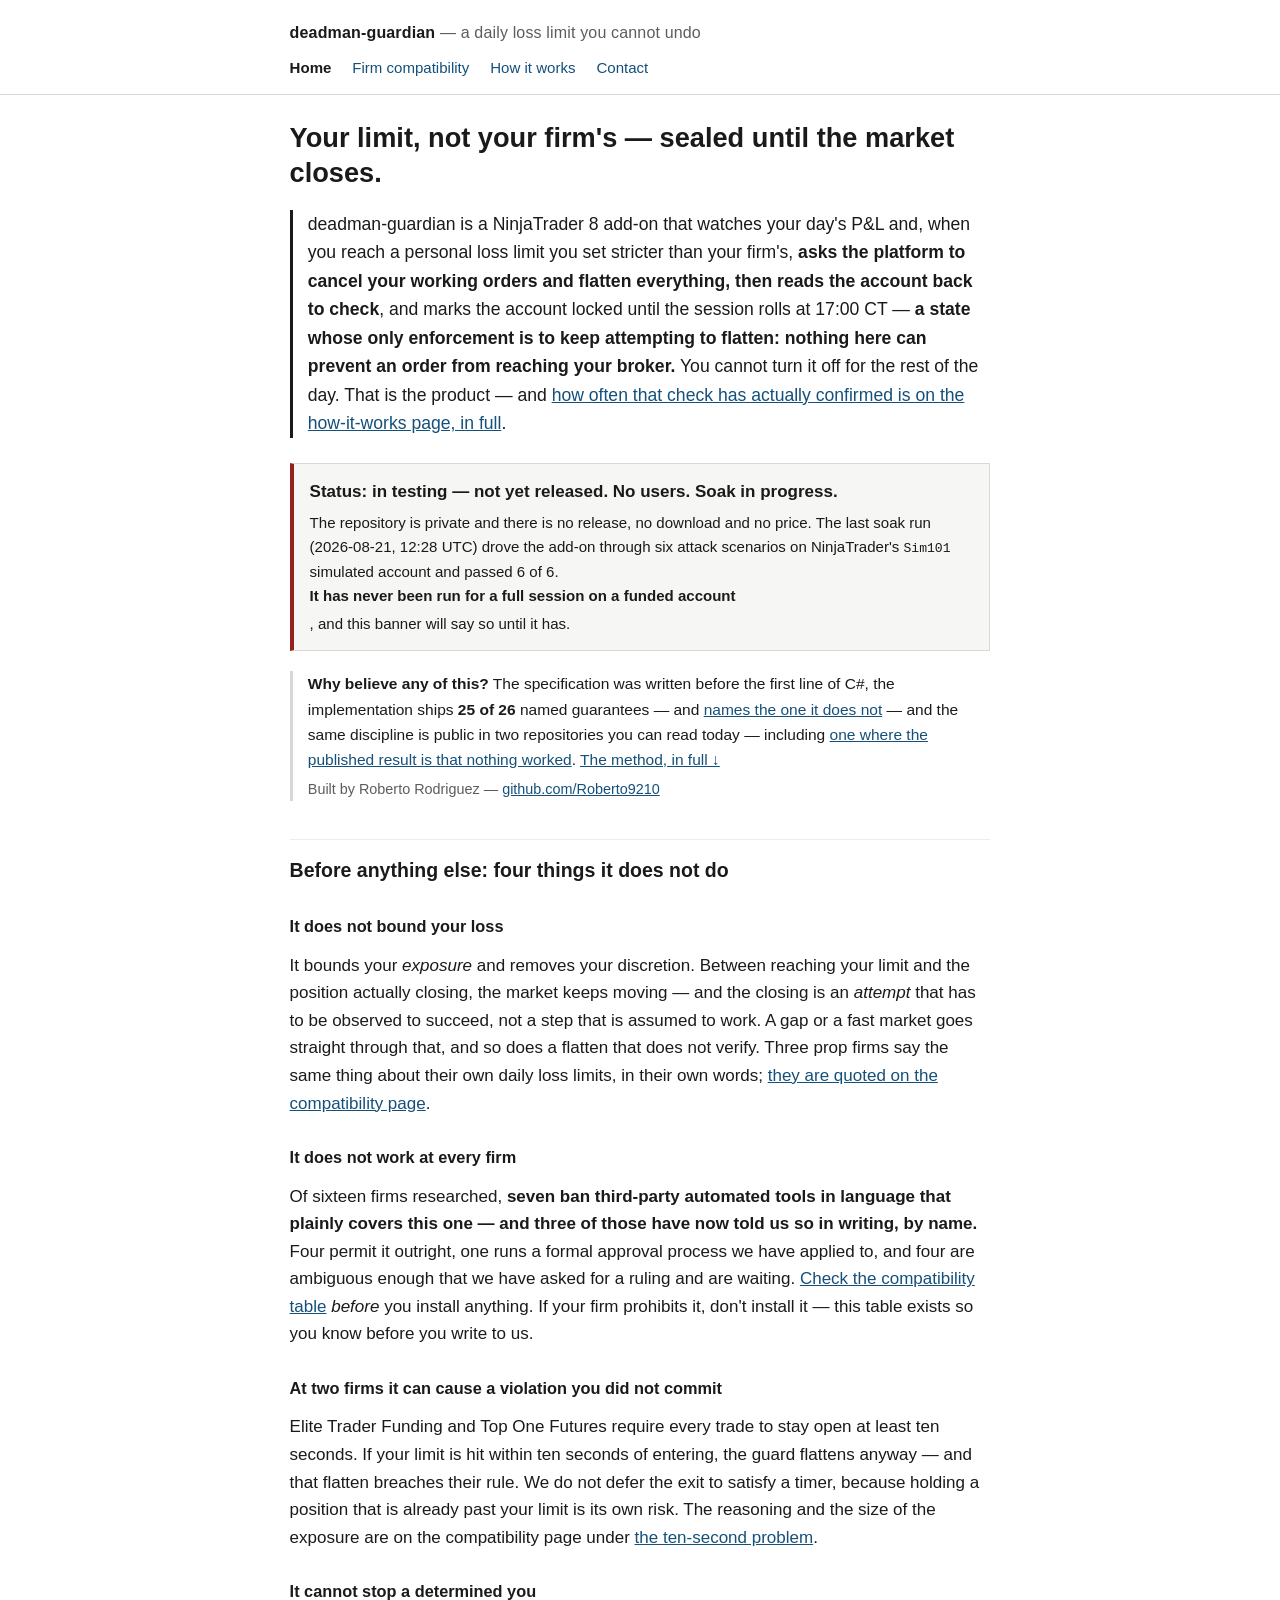
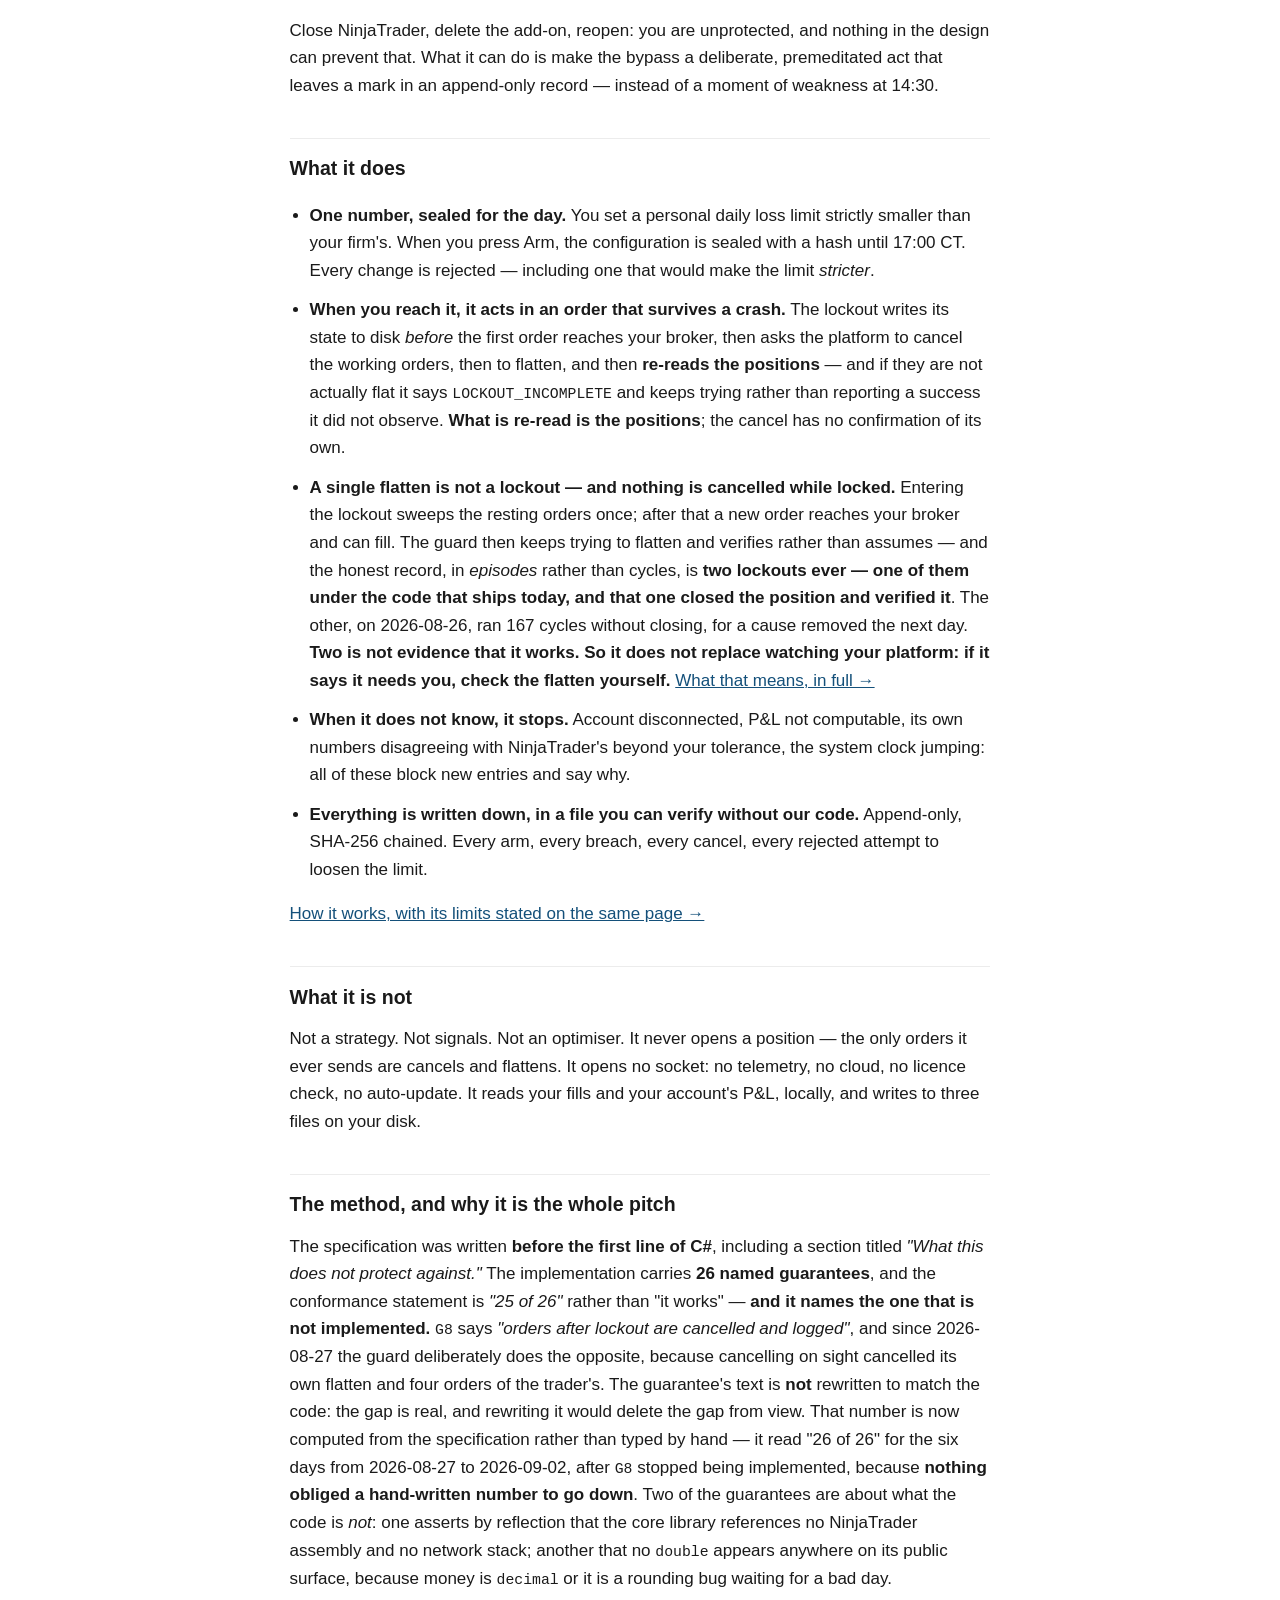
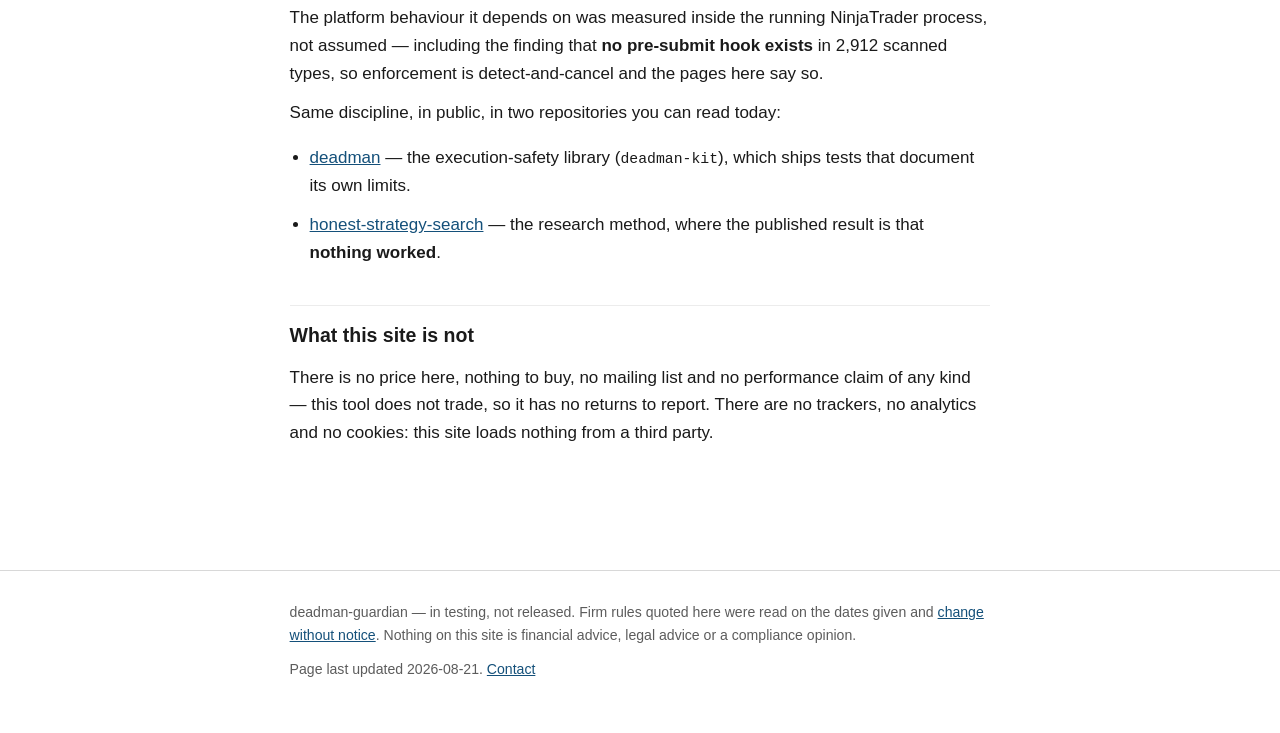
<file: index.html>
<!doctype html>
<html lang="en">
<head>
<meta charset="utf-8">
<meta name="viewport" content="width=device-width, initial-scale=1">
<title>deadman-guardian</title>
<meta name="description" content="You set a daily loss limit stricter than your firm's and seal it for the day. NinjaTrader 8 add-on, hash-chained record you can check yourself. In testing, not released.">
<link rel="icon" href="icon.svg" type="image/svg+xml">
<link rel="stylesheet" href="style.css">
</head>
<body>
<a class="skip" href="#main">Skip to content</a>

<header class="site">
  <div class="wrap">
    <a class="brand" href="./">deadman-guardian <span>— a daily loss limit you cannot undo</span></a>
    <nav>
      <a href="./" aria-current="page">Home</a>
      <a href="compatibility.html">Firm compatibility</a>
      <a href="how-it-works.html">How it works</a>
      <a href="contact.html">Contact</a>
    </nav>
  </div>
</header>

<main id="main" class="wrap">

<h1>Your limit, not your firm's — sealed until the market closes.</h1>

<p class="lede">deadman-guardian is a NinjaTrader&nbsp;8 add-on that watches your day's P&amp;L and, when you
reach a personal loss limit you set stricter than your firm's, <strong>asks the platform to cancel your
working orders and flatten everything, then reads the account back to check</strong>, and marks the account
locked until the session rolls at 17:00 CT — <strong>a state whose only enforcement is to keep attempting to
flatten: nothing here can prevent an order from reaching your broker.</strong>
You cannot turn it off for the rest of the day. That is the product —
and <a href="how-it-works.html">how often that check has actually confirmed is on the how-it-works page, in
full</a>.</p>

<div class="status">
  <strong>Status: in testing — not yet released. No users. Soak in progress.</strong>
  <p>The repository is private and there is no release, no download and no price. The last soak run
  (2026-08-21, 12:28 UTC) drove the add-on through six attack scenarios on NinjaTrader's
  <code>Sim101</code> simulated account and passed 6 of 6. <strong>It has never been run for a full
  session on a funded account</strong>, and this banner will say so until it has.</p>
</div>

<p class="why"><strong>Why believe any of this?</strong> The specification was written before the first line
of C#, the implementation ships <strong>25 of 26</strong> named guarantees — and
<a href="#method">names the one it does not</a> — and the same
discipline is public in two repositories you can read today — including
<a href="https://github.com/Roberto9210/honest-strategy-search">one where the published result is that
nothing worked</a>. <a href="#method">The method, in full ↓</a><br>
<span class="small muted">Built by Roberto Rodriguez —
<a href="https://github.com/Roberto9210">github.com/Roberto9210</a></span></p>

<h2>Before anything else: four things it does not do</h2>

<h3>It does not bound your loss</h3>
<p>It bounds your <em>exposure</em> and removes your discretion. Between reaching your limit and the position
actually closing, the market keeps moving — and the
closing is an <em>attempt</em> that has to be observed to succeed, not a step that is assumed to work.
A gap or a fast market goes straight through that, and so does a flatten that does not verify. Three prop firms
say the same thing about their own daily loss limits, in their own words;
<a href="compatibility.html#dll">they are quoted on the compatibility page</a>.</p>

<h3>It does not work at every firm</h3>
<p>Of sixteen firms researched, <strong>seven ban third-party automated tools in language that plainly covers
this one — and three of those have now told us so in writing, by name.</strong> Four permit it outright, one
runs a formal approval process we have applied to, and four are ambiguous enough that we have asked for a
ruling and are waiting. <a href="compatibility.html">Check the compatibility table</a> <em>before</em> you
install anything. If your firm prohibits it, don't install it — this table exists so you know before you
write to us.</p>

<h3>At two firms it can cause a violation you did not commit</h3>
<p>Elite Trader Funding and Top One Futures require every trade to stay open at least ten seconds. If your
limit is hit within ten seconds of entering, the guard flattens anyway — and that flatten breaches their
rule. We do not defer the exit to satisfy a timer, because holding a position that is already past your
limit is its own risk. The reasoning and the size of the exposure are on the compatibility page under
<a href="compatibility.html#ten-seconds">the ten-second problem</a>.</p>

<h3>It cannot stop a determined you</h3>
<p>Close NinjaTrader, delete the add-on, reopen: you are unprotected, and nothing in the design can prevent
that. What it can do is make the bypass a deliberate, premeditated act that leaves a mark in an append-only
record — instead of a moment of weakness at 14:30.</p>

<h2>What it does</h2>

<ul>
  <li><strong>One number, sealed for the day.</strong> You set a personal daily loss limit strictly smaller
  than your firm's. When you press Arm, the configuration is sealed with a hash until 17:00 CT. Every change
  is rejected — including one that would make the limit <em>stricter</em>.</li>
  <li><strong>When you reach it, it acts in an order that survives a crash.</strong> The lockout writes its
  state to disk <em>before</em> the first order reaches your broker, then asks the platform to cancel
  the working orders, then to flatten, and then <strong>re-reads the positions</strong> — and if they
  are not actually flat it says <code>LOCKOUT_INCOMPLETE</code> and keeps
  trying rather than reporting a success it did not observe. <strong>What is re-read is the
  positions</strong>; the cancel has no confirmation of its own.</li>
  <li><strong>A single flatten is not a lockout — and nothing is cancelled while locked.</strong>
  Entering the lockout sweeps the resting orders once; after that a new order reaches your broker and
  can fill. The guard then keeps trying to flatten and verifies rather than assumes — and the honest
  record, in <em>episodes</em> rather than cycles, is <strong>two lockouts ever — one of them under the
  code that ships today, and that one closed the position and verified it</strong>. The other, on
  2026-08-26, ran 167 cycles without closing, for a cause removed the next day. <strong>Two is not
  evidence that it works.</strong> <strong>So it does not replace watching your platform: if it says it
  needs you, check the flatten yourself.</strong> <a href="how-it-works.html">What that means, in
  full →</a></li>
  <li><strong>When it does not know, it stops.</strong> Account disconnected, P&amp;L not computable, its own
  numbers disagreeing with NinjaTrader's beyond your tolerance, the system clock jumping: all of these block
  new entries and say why.</li>
  <li><strong>Everything is written down, in a file you can verify without our code.</strong> Append-only,
  SHA-256 chained. Every arm, every breach, every cancel, every rejected attempt to loosen the limit.</li>
</ul>

<p><a href="how-it-works.html">How it works, with its limits stated on the same page →</a></p>

<h2>What it is not</h2>

<p>Not a strategy. Not signals. Not an optimiser. It never opens a position — the only orders it ever sends
are cancels and flattens. It opens no socket: no telemetry, no cloud, no licence check, no auto-update. It
reads your fills and your account's P&amp;L, locally, and writes to three files on your disk.</p>

<h2 id="method">The method, and why it is the whole pitch</h2>

<p>The specification was written <strong>before the first line of C#</strong>, including a section titled
<em>"What this does not protect against."</em> The implementation carries <strong>26 named guarantees</strong>,
and the conformance statement is <em>"25 of 26"</em> rather than "it works" — <strong>and it names the one
that is not implemented.</strong> <code>G8</code> says <em>"orders after lockout are cancelled and
logged"</em>, and since 2026-08-27 the guard deliberately does the opposite, because cancelling on sight
cancelled its own flatten and four orders of the trader's. The guarantee's text is <strong>not</strong>
rewritten to match the code: the gap is real, and rewriting it would delete the gap from view. That number
is now computed from the specification rather than typed by hand — it read "26 of 26" for the six days from
2026-08-27 to 2026-09-02, after <code>G8</code> stopped being implemented, because <strong>nothing obliged
a hand-written number to go down</strong>.
Two of the guarantees are about what the code is <em>not</em>: one asserts by reflection that the core
library references no NinjaTrader assembly and no network stack; another that no <code>double</code> appears
anywhere on its public surface, because money is <code>decimal</code> or it is a rounding bug waiting for a
bad day.</p>

<p>The platform behaviour it depends on was measured inside the running NinjaTrader process, not assumed —
including the finding that <strong>no pre-submit hook exists</strong> in 2,912 scanned types, so enforcement
is detect-and-cancel and the pages here say so.</p>

<p>Same discipline, in public, in two repositories you can read today:</p>

<ul>
  <li><a href="https://github.com/Roberto9210/deadman">deadman</a> — the execution-safety library
  (<code>deadman-kit</code>), which ships tests that document its own limits.</li>
  <li><a href="https://github.com/Roberto9210/honest-strategy-search">honest-strategy-search</a> — the
  research method, where the published result is that <strong>nothing worked</strong>.</li>
</ul>

<h2>What this site is not</h2>

<p>There is no price here, nothing to buy, no mailing list and no performance claim of any kind — this tool
does not trade, so it has no returns to report. There are no trackers, no analytics and no cookies: this
site loads nothing from a third party.</p>

</main>

<footer class="site">
  <div class="wrap">
    <p>deadman-guardian — in testing, not released. Firm rules quoted here were read on the dates given and
    <a href="compatibility.html">change without notice</a>. Nothing on this site is financial advice, legal
    advice or a compliance opinion.</p>
    <p>Page last updated 2026-08-21. <a href="contact.html">Contact</a></p>
  </div>
</footer>

</body>
</html>
</file>
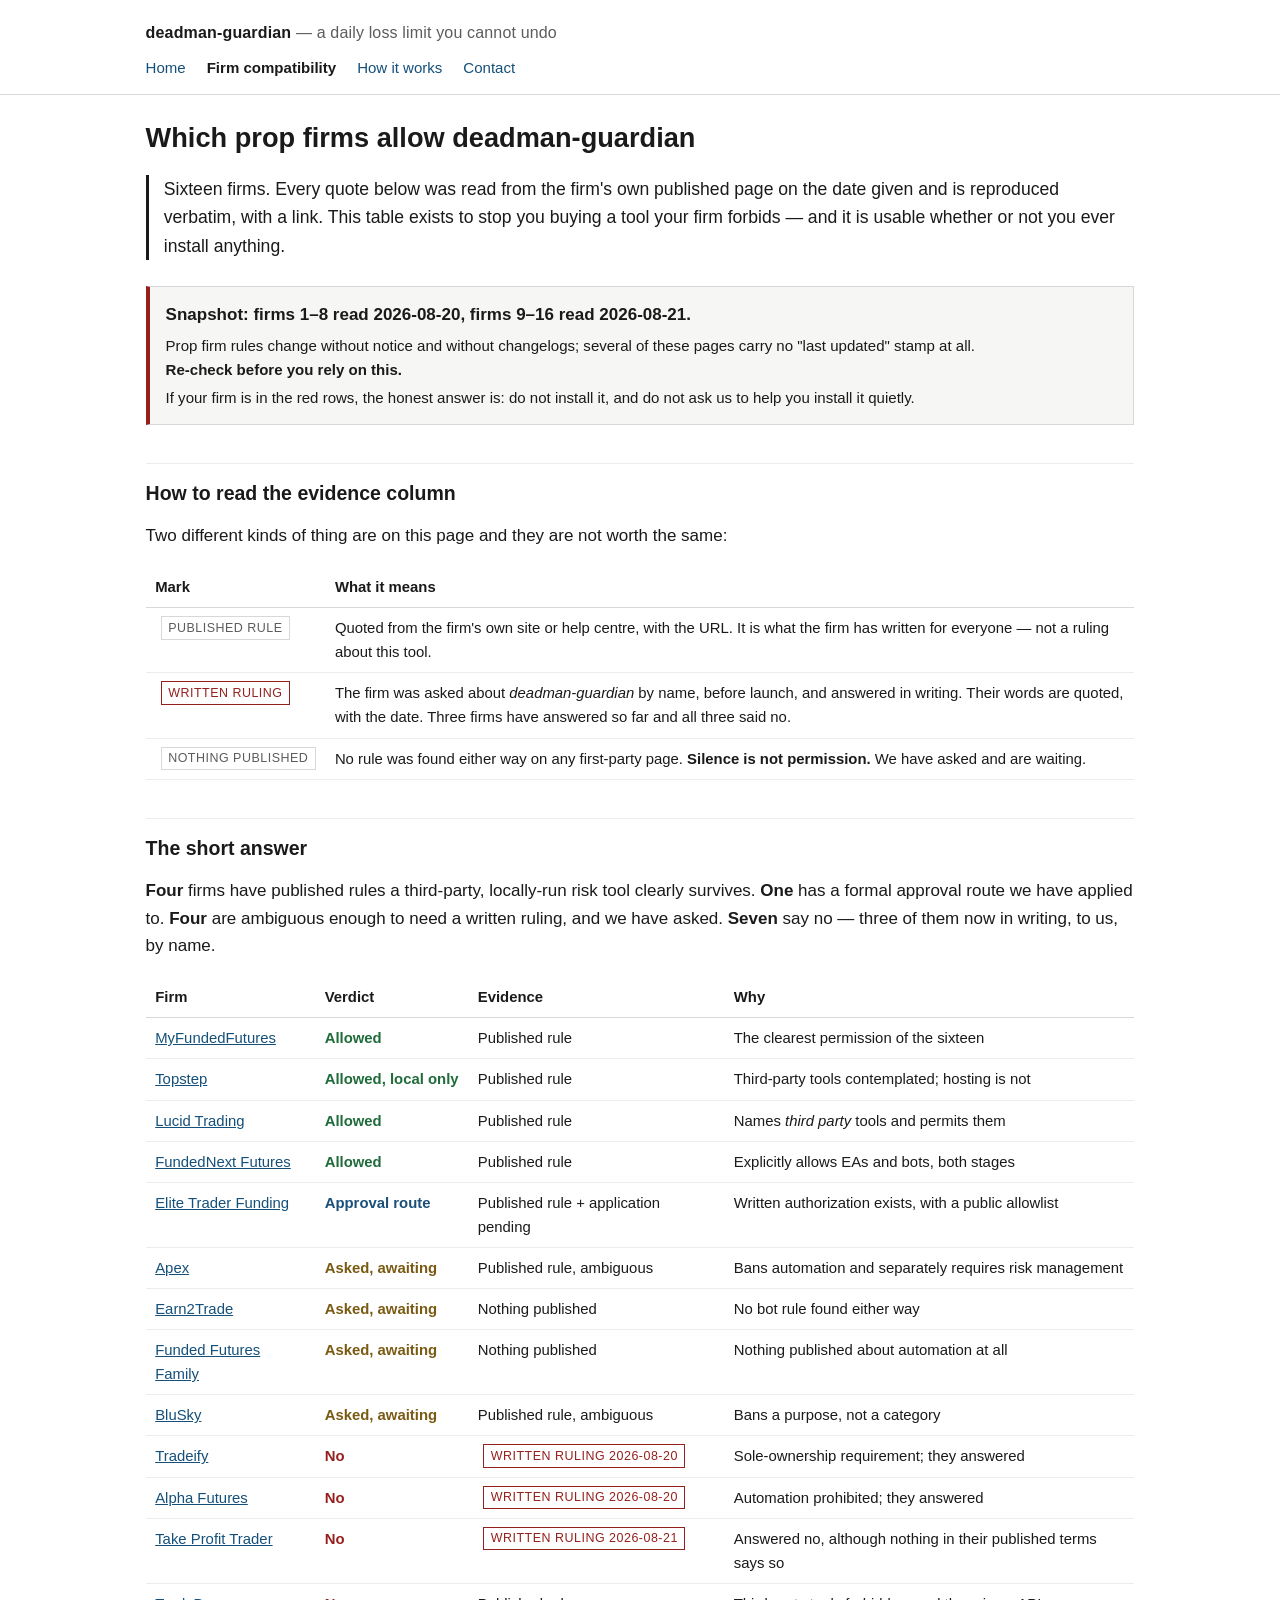
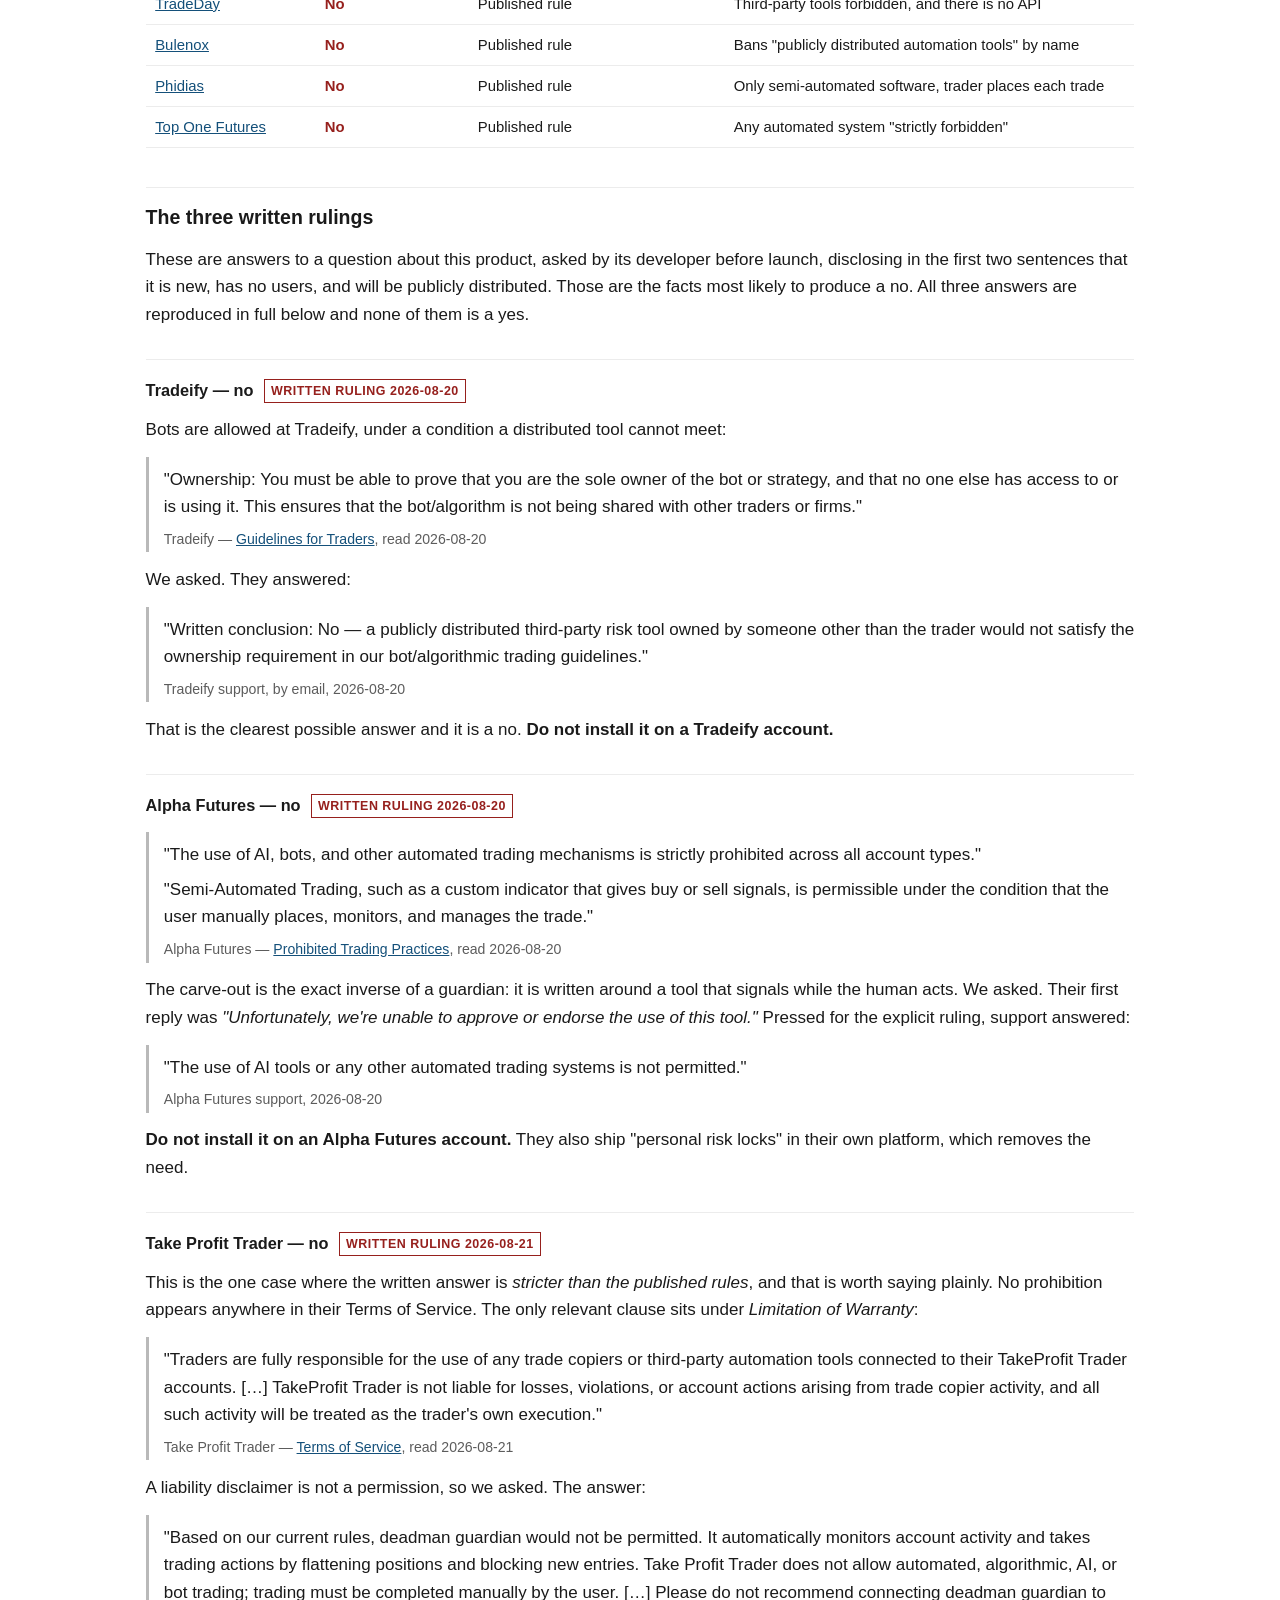
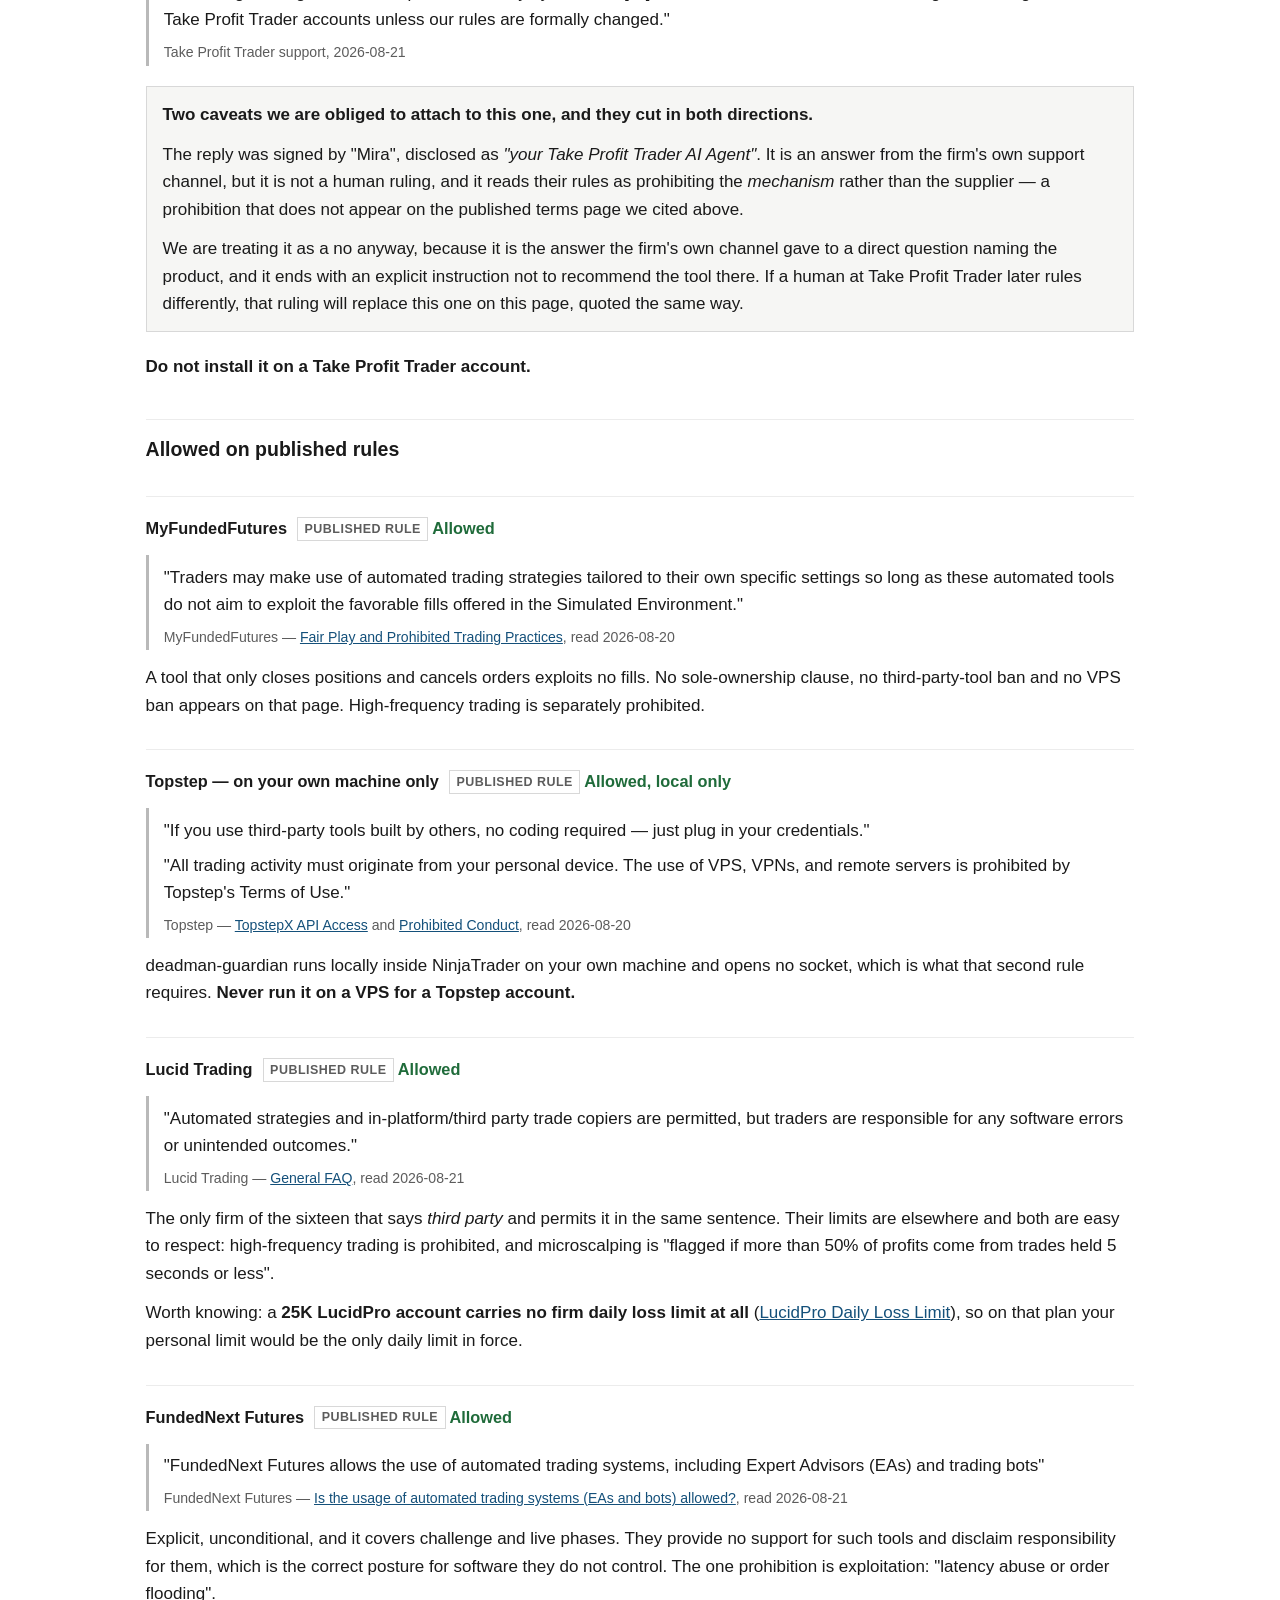
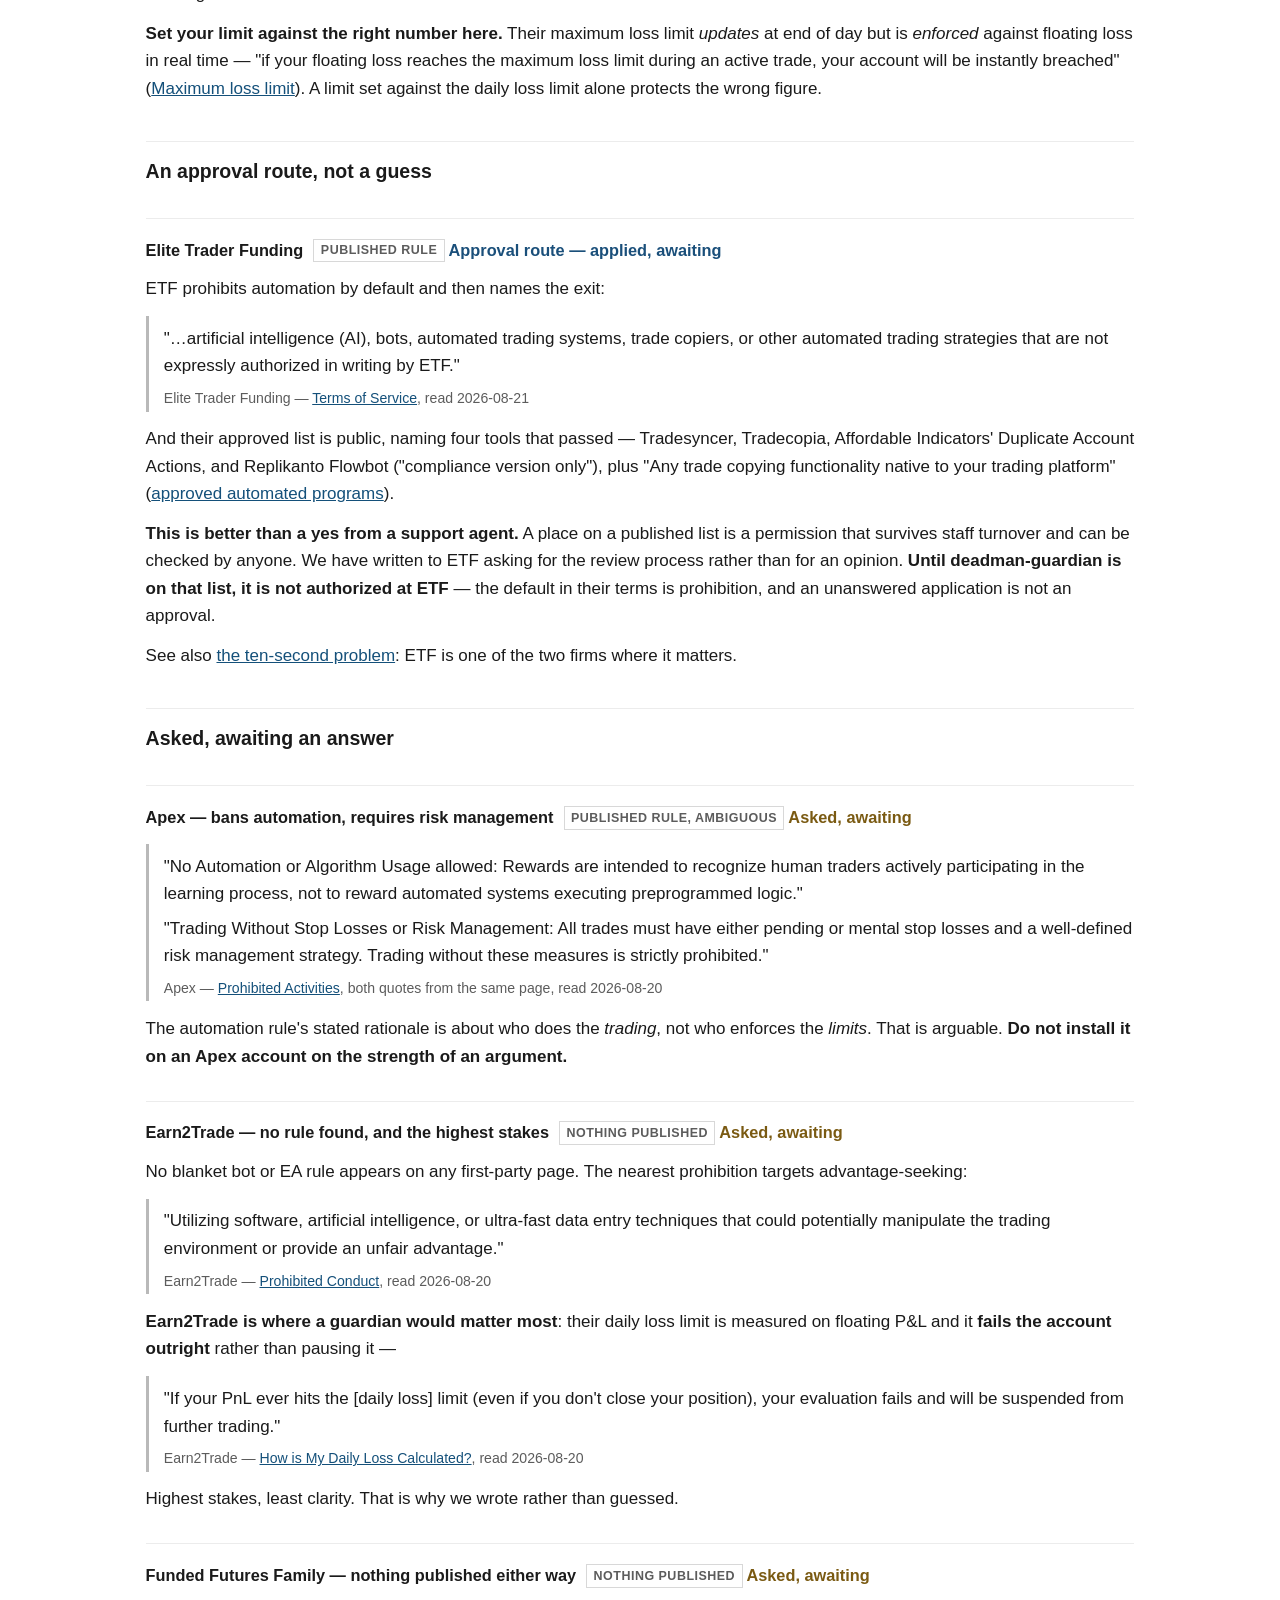
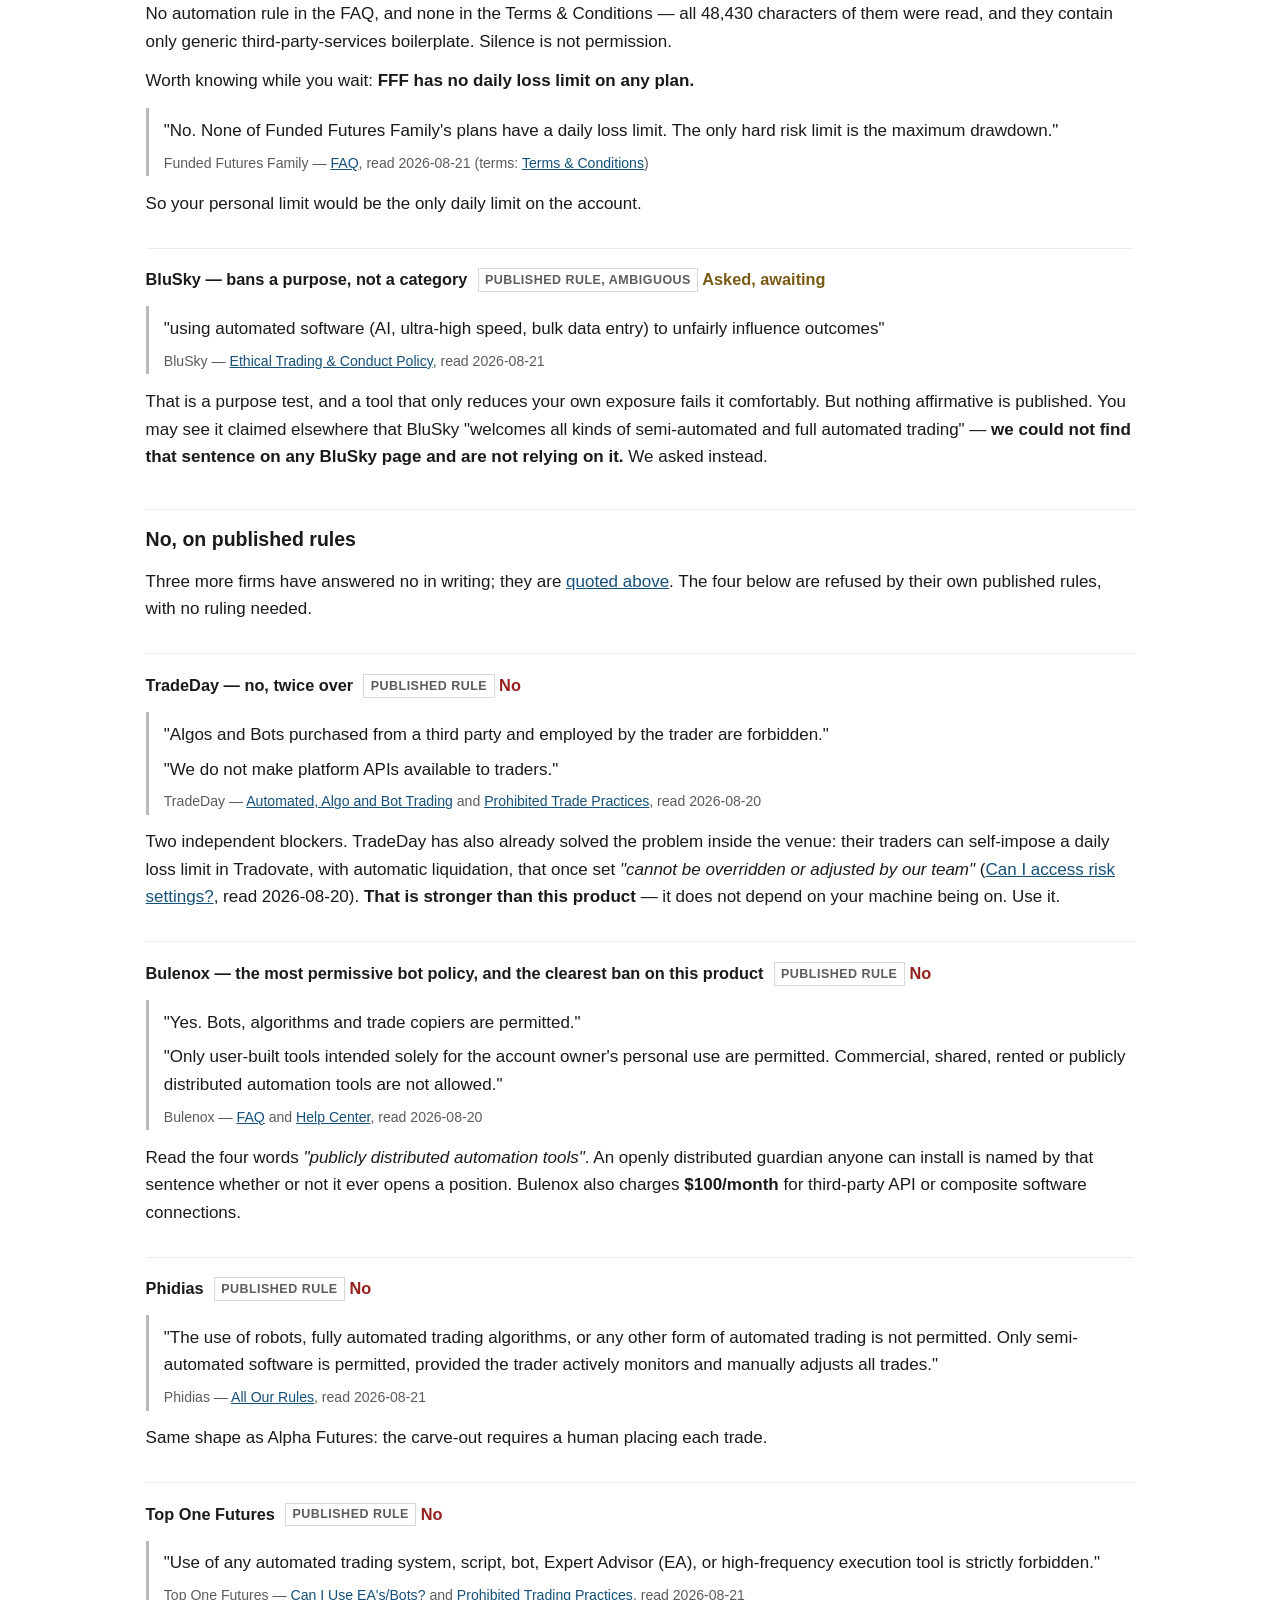
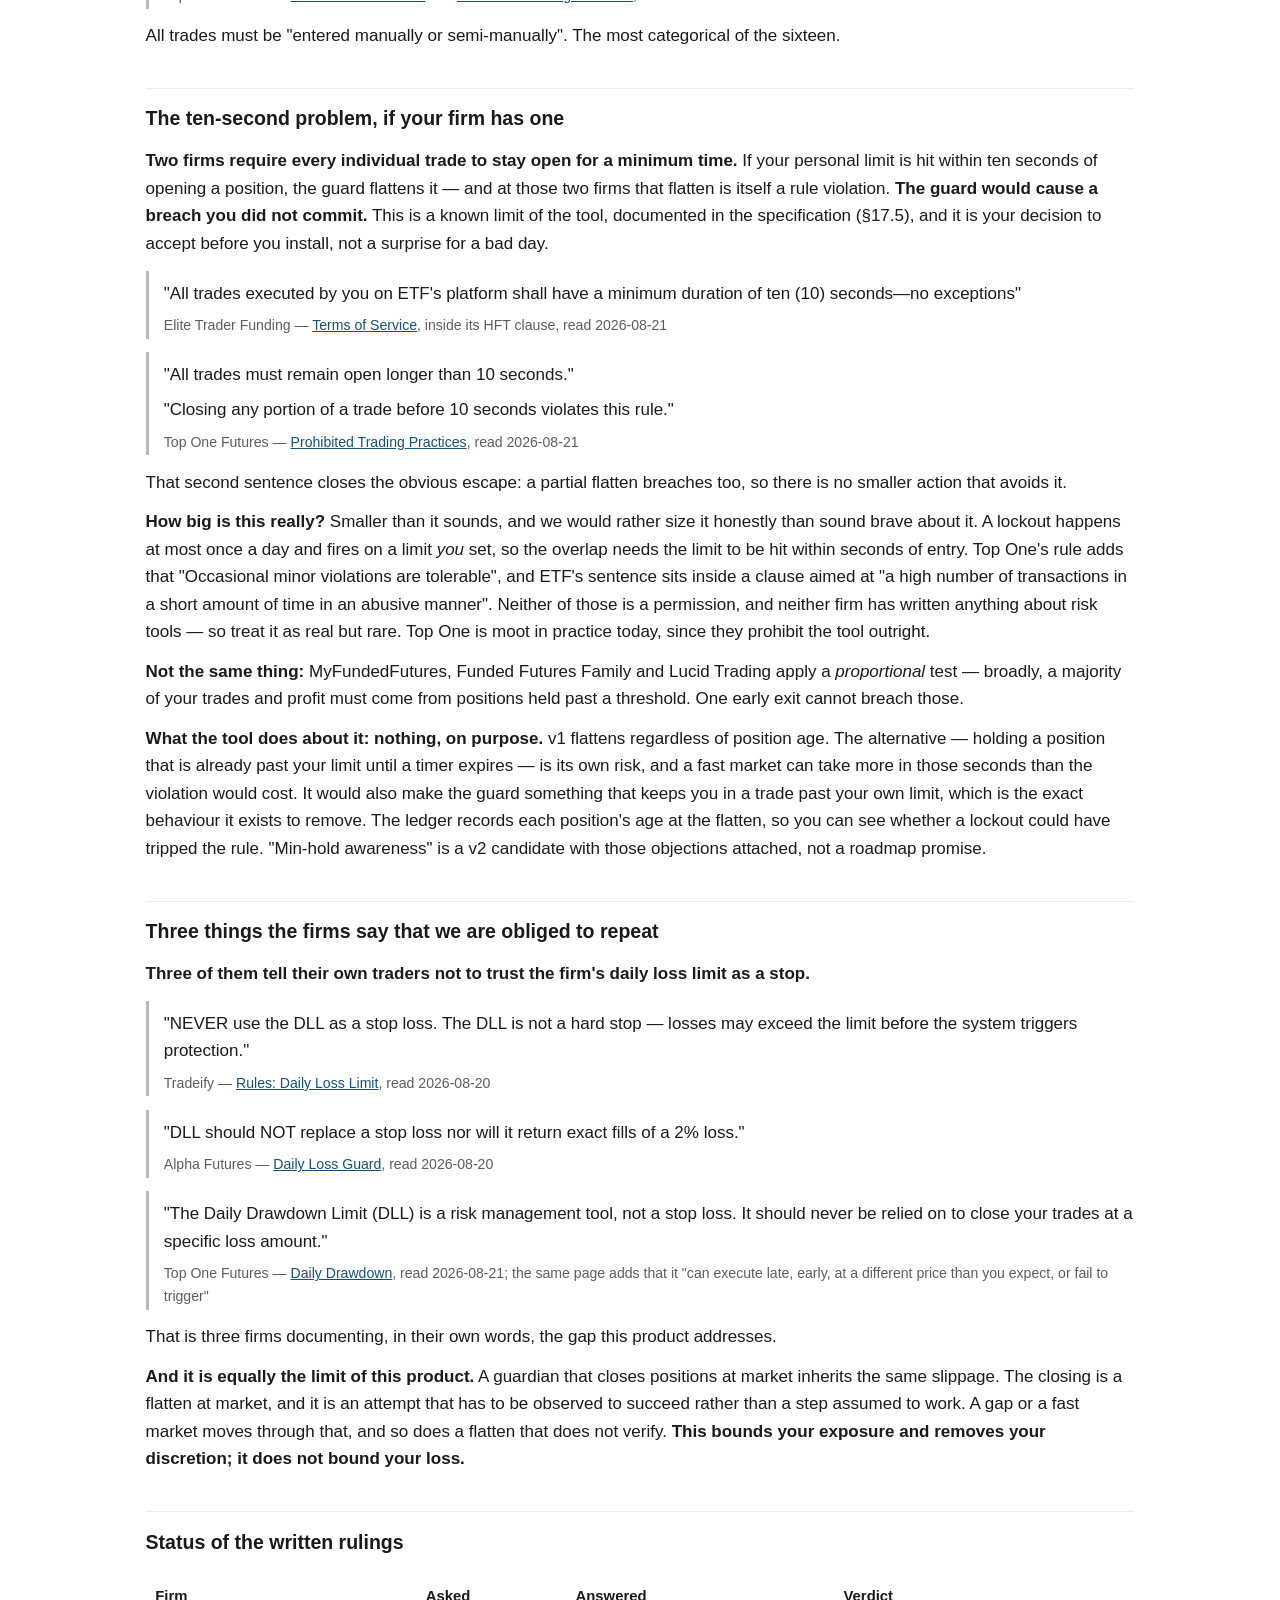
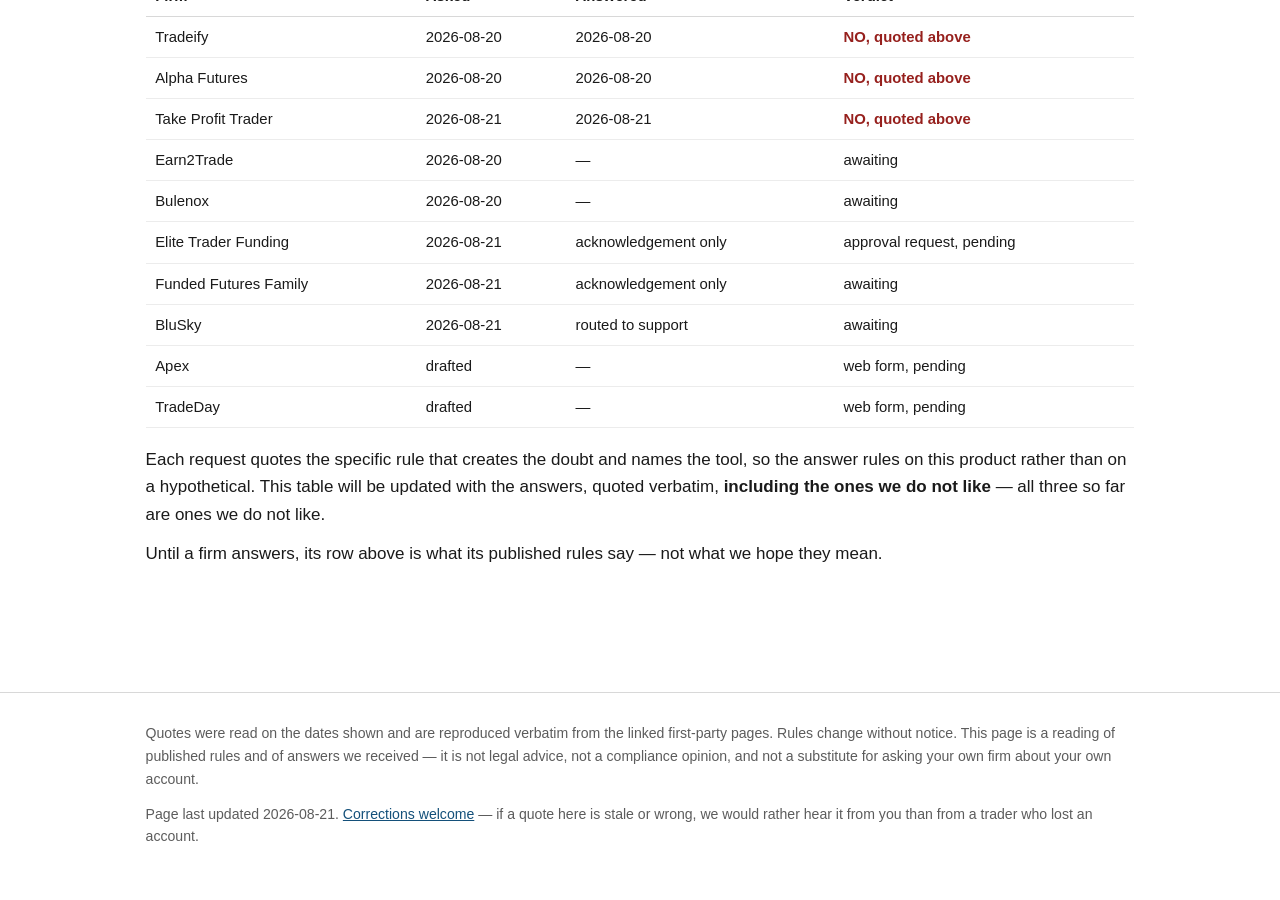
<file: compatibility.html>
<!doctype html>
<html lang="en">
<head>
<meta charset="utf-8">
<meta name="viewport" content="width=device-width, initial-scale=1">
<title>Firm compatibility — deadman-guardian</title>
<meta name="description" content="Sixteen futures prop firms, each with the rule that decides whether a third-party risk tool is allowed, quoted verbatim and linked to the source. Three firms have answered in writing.">
<link rel="icon" href="icon.svg" type="image/svg+xml">
<link rel="stylesheet" href="style.css">
</head>
<body>
<a class="skip" href="#main">Skip to content</a>

<header class="site">
  <div class="wrap wide">
    <a class="brand" href="./">deadman-guardian <span>— a daily loss limit you cannot undo</span></a>
    <nav>
      <a href="./">Home</a>
      <a href="compatibility.html" aria-current="page">Firm compatibility</a>
      <a href="how-it-works.html">How it works</a>
      <a href="contact.html">Contact</a>
    </nav>
  </div>
</header>

<main id="main" class="wrap wide">

<h1>Which prop firms allow deadman-guardian</h1>

<p class="lede">Sixteen firms. Every quote below was read from the firm's own published page on the date
given and is reproduced verbatim, with a link. This table exists to stop you buying a tool your firm
forbids — and it is usable whether or not you ever install anything.</p>

<div class="status">
  <strong>Snapshot: firms 1–8 read 2026-08-20, firms 9–16 read 2026-08-21.</strong>
  <p>Prop firm rules change without notice and without changelogs; several of these pages carry no
  "last updated" stamp at all. <strong>Re-check before you rely on this.</strong> If your firm is in the
  red rows, the honest answer is: do not install it, and do not ask us to help you install it quietly.</p>
</div>

<h2>How to read the evidence column</h2>

<p>Two different kinds of thing are on this page and they are not worth the same:</p>

<div class="tablewrap">
<table>
  <thead>
    <tr><th>Mark</th><th>What it means</th></tr>
  </thead>
  <tbody>
    <tr>
      <td><span class="tag">Published rule</span></td>
      <td>Quoted from the firm's own site or help centre, with the URL. It is what the firm has written for
      everyone — not a ruling about this tool.</td>
    </tr>
    <tr>
      <td><span class="tag tag-written">Written ruling</span></td>
      <td>The firm was asked about <em>deadman-guardian</em> by name, before launch, and answered in
      writing. Their words are quoted, with the date. Three firms have answered so far and all three said
      no.</td>
    </tr>
    <tr>
      <td><span class="tag">Nothing published</span></td>
      <td>No rule was found either way on any first-party page. <strong>Silence is not permission.</strong>
      We have asked and are waiting.</td>
    </tr>
  </tbody>
</table>
</div>

<h2>The short answer</h2>

<p><strong>Four</strong> firms have published rules a third-party, locally-run risk tool clearly survives.
<strong>One</strong> has a formal approval route we have applied to. <strong>Four</strong> are ambiguous
enough to need a written ruling, and we have asked. <strong>Seven</strong> say no — three of them now in
writing, to us, by name.</p>

<div class="tablewrap">
<table class="stack">
  <thead>
    <tr><th>Firm</th><th>Verdict</th><th>Evidence</th><th>Why</th></tr>
  </thead>
  <tbody>
    <tr><td><a href="#mffu">MyFundedFutures</a></td><td data-label="Verdict" class="v v-yes">Allowed</td><td data-label="Evidence">Published rule</td><td data-label="Why">The clearest permission of the sixteen</td></tr>
    <tr><td><a href="#topstep">Topstep</a></td><td data-label="Verdict" class="v v-yes">Allowed, local only</td><td data-label="Evidence">Published rule</td><td data-label="Why">Third-party tools contemplated; hosting is not</td></tr>
    <tr><td><a href="#lucid">Lucid Trading</a></td><td data-label="Verdict" class="v v-yes">Allowed</td><td data-label="Evidence">Published rule</td><td data-label="Why">Names <em>third party</em> tools and permits them</td></tr>
    <tr><td><a href="#fundednext">FundedNext Futures</a></td><td data-label="Verdict" class="v v-yes">Allowed</td><td data-label="Evidence">Published rule</td><td data-label="Why">Explicitly allows EAs and bots, both stages</td></tr>
    <tr><td><a href="#etf">Elite Trader Funding</a></td><td data-label="Verdict" class="v v-route">Approval route</td><td data-label="Evidence">Published rule + application pending</td><td data-label="Why">Written authorization exists, with a public allowlist</td></tr>
    <tr><td><a href="#apex">Apex</a></td><td data-label="Verdict" class="v v-wait">Asked, awaiting</td><td data-label="Evidence">Published rule, ambiguous</td><td data-label="Why">Bans automation and separately requires risk management</td></tr>
    <tr><td><a href="#earn2trade">Earn2Trade</a></td><td data-label="Verdict" class="v v-wait">Asked, awaiting</td><td data-label="Evidence">Nothing published</td><td data-label="Why">No bot rule found either way</td></tr>
    <tr><td><a href="#fff">Funded Futures Family</a></td><td data-label="Verdict" class="v v-wait">Asked, awaiting</td><td data-label="Evidence">Nothing published</td><td data-label="Why">Nothing published about automation at all</td></tr>
    <tr><td><a href="#blusky">BluSky</a></td><td data-label="Verdict" class="v v-wait">Asked, awaiting</td><td data-label="Evidence">Published rule, ambiguous</td><td data-label="Why">Bans a purpose, not a category</td></tr>
    <tr><td><a href="#tradeify">Tradeify</a></td><td data-label="Verdict" class="v v-no">No</td><td data-label="Evidence"><span class="tag tag-written">Written ruling 2026-08-20</span></td><td data-label="Why">Sole-ownership requirement; they answered</td></tr>
    <tr><td><a href="#alpha">Alpha Futures</a></td><td data-label="Verdict" class="v v-no">No</td><td data-label="Evidence"><span class="tag tag-written">Written ruling 2026-08-20</span></td><td data-label="Why">Automation prohibited; they answered</td></tr>
    <tr><td><a href="#tpt">Take Profit Trader</a></td><td data-label="Verdict" class="v v-no">No</td><td data-label="Evidence"><span class="tag tag-written">Written ruling 2026-08-21</span></td><td data-label="Why">Answered no, although nothing in their published terms says so</td></tr>
    <tr><td><a href="#tradeday">TradeDay</a></td><td data-label="Verdict" class="v v-no">No</td><td data-label="Evidence">Published rule</td><td data-label="Why">Third-party tools forbidden, and there is no API</td></tr>
    <tr><td><a href="#bulenox">Bulenox</a></td><td data-label="Verdict" class="v v-no">No</td><td data-label="Evidence">Published rule</td><td data-label="Why">Bans "publicly distributed automation tools" by name</td></tr>
    <tr><td><a href="#phidias">Phidias</a></td><td data-label="Verdict" class="v v-no">No</td><td data-label="Evidence">Published rule</td><td data-label="Why">Only semi-automated software, trader places each trade</td></tr>
    <tr><td><a href="#topone">Top One Futures</a></td><td data-label="Verdict" class="v v-no">No</td><td data-label="Evidence">Published rule</td><td data-label="Why">Any automated system "strictly forbidden"</td></tr>
  </tbody>
</table>
</div>

<h2 id="rulings">The three written rulings</h2>

<p>These are answers to a question about this product, asked by its developer before launch, disclosing in
the first two sentences that it is new, has no users, and will be publicly distributed. Those are the facts
most likely to produce a no. All three answers are reproduced in full below and none of them is a yes.</p>

<div class="firm" id="tradeify">
<h3>Tradeify — no <span class="tag tag-written">Written ruling 2026-08-20</span></h3>

<p>Bots are allowed at Tradeify, under a condition a distributed tool cannot meet:</p>
<blockquote>
<p>"Ownership: You must be able to prove that you are the sole owner of the bot or strategy, and that no one
else has access to or is using it. This ensures that the bot/algorithm is not being shared with other
traders or firms."</p>
<cite>Tradeify — <a href="https://help.tradeify.co/en/articles/10468318-guidelines-for-traders">Guidelines for Traders</a>, read 2026-08-20</cite>
</blockquote>

<p>We asked. They answered:</p>
<blockquote>
<p>"Written conclusion: No — a publicly distributed third‑party risk tool owned by someone other than the
trader would not satisfy the ownership requirement in our bot/algorithmic trading guidelines."</p>
<cite>Tradeify support, by email, 2026-08-20</cite>
</blockquote>

<p>That is the clearest possible answer and it is a no. <strong>Do not install it on a Tradeify
account.</strong></p>
</div>

<div class="firm" id="alpha">
<h3>Alpha Futures — no <span class="tag tag-written">Written ruling 2026-08-20</span></h3>

<blockquote>
<p>"The use of AI, bots, and other automated trading mechanisms is strictly prohibited across all account
types."</p>
<p>"Semi-Automated Trading, such as a custom indicator that gives buy or sell signals, is permissible under
the condition that the user manually places, monitors, and manages the trade."</p>
<cite>Alpha Futures — <a href="https://help.alpha-futures.com/en/articles/9508585-prohibited-trading-practices">Prohibited Trading Practices</a>, read 2026-08-20</cite>
</blockquote>

<p>The carve-out is the exact inverse of a guardian: it is written around a tool that signals while the
human acts. We asked. Their first reply was <em>"Unfortunately, we're unable to approve or endorse the use
of this tool."</em> Pressed for the explicit ruling, support answered:</p>

<blockquote>
<p>"The use of AI tools or any other automated trading systems is not permitted."</p>
<cite>Alpha Futures support, 2026-08-20</cite>
</blockquote>

<p><strong>Do not install it on an Alpha Futures account.</strong> They also ship "personal risk locks" in
their own platform, which removes the need.</p>
</div>

<div class="firm" id="tpt">
<h3>Take Profit Trader — no <span class="tag tag-written">Written ruling 2026-08-21</span></h3>

<p>This is the one case where the written answer is <em>stricter than the published rules</em>, and that is
worth saying plainly. No prohibition appears anywhere in their Terms of Service. The only relevant clause
sits under <em>Limitation of Warranty</em>:</p>

<blockquote>
<p>"Traders are fully responsible for the use of any trade copiers or third-party automation tools connected
to their TakeProfit Trader accounts. […] TakeProfit Trader is not liable for losses, violations, or account
actions arising from trade copier activity, and all such activity will be treated as the trader's own
execution."</p>
<cite>Take Profit Trader — <a href="https://takeprofittrader.com/terms">Terms of Service</a>, read 2026-08-21</cite>
</blockquote>

<p>A liability disclaimer is not a permission, so we asked. The answer:</p>

<blockquote>
<p>"Based on our current rules, deadman guardian would not be permitted. It automatically monitors account
activity and takes trading actions by flattening positions and blocking new entries. Take Profit Trader does
not allow automated, algorithmic, AI, or bot trading; trading must be completed manually by the user. […]
Please do not recommend connecting deadman guardian to Take Profit Trader accounts unless our rules are
formally changed."</p>
<cite>Take Profit Trader support, 2026-08-21</cite>
</blockquote>

<div class="note">
<p><strong>Two caveats we are obliged to attach to this one, and they cut in both directions.</strong></p>
<p>The reply was signed by "Mira", disclosed as <em>"your Take Profit Trader AI Agent"</em>. It is an
answer from the firm's own support channel, but it is not a human ruling, and it reads their rules as
prohibiting the <em>mechanism</em> rather than the supplier — a prohibition that does not appear on the
published terms page we cited above.</p>
<p>We are treating it as a no anyway, because it is the answer the firm's own channel gave to a direct
question naming the product, and it ends with an explicit instruction not to recommend the tool there. If a
human at Take Profit Trader later rules differently, that ruling will replace this one on this page,
quoted the same way.</p>
</div>

<p><strong>Do not install it on a Take Profit Trader account.</strong></p>
</div>

<h2>Allowed on published rules</h2>

<div class="firm" id="mffu">
<h3>MyFundedFutures <span class="tag">Published rule</span> <span class="v v-yes">Allowed</span></h3>
<blockquote>
<p>"Traders may make use of automated trading strategies tailored to their own specific settings so long as
these automated tools do not aim to exploit the favorable fills offered in the Simulated Environment."</p>
<cite>MyFundedFutures — <a href="https://help.myfundedfutures.com/en/articles/8444599-fair-play-and-prohibited-trading-practices">Fair Play and Prohibited Trading Practices</a>, read 2026-08-20</cite>
</blockquote>
<p>A tool that only closes positions and cancels orders exploits no fills. No sole-ownership clause, no
third-party-tool ban and no VPS ban appears on that page. High-frequency trading is separately prohibited.</p>
</div>

<div class="firm" id="topstep">
<h3>Topstep — on your own machine only <span class="tag">Published rule</span> <span class="v v-yes">Allowed, local only</span></h3>
<blockquote>
<p>"If you use third-party tools built by others, no coding required — just plug in your credentials."</p>
<p>"All trading activity must originate from your personal device. The use of VPS, VPNs, and remote servers
is prohibited by Topstep's Terms of Use."</p>
<cite>Topstep — <a href="https://help.topstep.com/en/articles/11187768-topstepx-api-access">TopstepX API Access</a> and <a href="https://help.topstep.com/en/articles/10296582-prohibited-conduct">Prohibited Conduct</a>, read 2026-08-20</cite>
</blockquote>
<p>deadman-guardian runs locally inside NinjaTrader on your own machine and opens no socket, which is what
that second rule requires. <strong>Never run it on a VPS for a Topstep account.</strong></p>
</div>

<div class="firm" id="lucid">
<h3>Lucid Trading <span class="tag">Published rule</span> <span class="v v-yes">Allowed</span></h3>
<blockquote>
<p>"Automated strategies and in-platform/third party trade copiers are permitted, but traders are
responsible for any software errors or unintended outcomes."</p>
<cite>Lucid Trading — <a href="https://lucidtrading.com/general-faq/">General FAQ</a>, read 2026-08-21</cite>
</blockquote>
<p>The only firm of the sixteen that says <em>third party</em> and permits it in the same sentence. Their
limits are elsewhere and both are easy to respect: high-frequency trading is prohibited, and microscalping
is "flagged if more than 50% of profits come from trades held 5 seconds or less".</p>
<p>Worth knowing: a <strong>25K LucidPro account carries no firm daily loss limit at all</strong>
(<a href="https://support.lucidtrading.com/en/articles/12890122-lucidpro-daily-loss-limit">LucidPro Daily Loss Limit</a>),
so on that plan your personal limit would be the only daily limit in force.</p>
</div>

<div class="firm" id="fundednext">
<h3>FundedNext Futures <span class="tag">Published rule</span> <span class="v v-yes">Allowed</span></h3>
<blockquote>
<p>"FundedNext Futures allows the use of automated trading systems, including Expert Advisors (EAs) and
trading bots"</p>
<cite>FundedNext Futures — <a href="https://helpfutures.fundednext.com/en/articles/14298560-is-the-usage-of-automated-trading-systems-eas-and-bots-allowed-in-fundednext-futures">Is the usage of automated trading systems (EAs and bots) allowed?</a>, read 2026-08-21</cite>
</blockquote>
<p>Explicit, unconditional, and it covers challenge and live phases. They provide no support for such tools
and disclaim responsibility for them, which is the correct posture for software they do not control. The one
prohibition is exploitation: "latency abuse or order flooding".</p>
<p><strong>Set your limit against the right number here.</strong> Their maximum loss limit <em>updates</em>
at end of day but is <em>enforced</em> against floating loss in real time — "if your floating loss reaches
the maximum loss limit during an active trade, your account will be instantly breached"
(<a href="https://helpfutures.fundednext.com/en/articles/14298225-what-is-the-maximum-loss-limit-at-fundednext-futures-and-how-does-it-work">Maximum loss limit</a>).
A limit set against the daily loss limit alone protects the wrong figure.</p>
</div>

<h2 id="etf">An approval route, not a guess</h2>

<div class="firm">
<h3>Elite Trader Funding <span class="tag">Published rule</span> <span class="v v-route">Approval route — applied, awaiting</span></h3>
<p>ETF prohibits automation by default and then names the exit:</p>
<blockquote>
<p>"…artificial intelligence (AI), bots, automated trading systems, trade copiers, or other automated
trading strategies that are not expressly authorized in writing by ETF."</p>
<cite>Elite Trader Funding — <a href="https://elitetraderfunding.app/help/terms-of-service">Terms of Service</a>, read 2026-08-21</cite>
</blockquote>
<p>And their approved list is public, naming four tools that passed — Tradesyncer, Tradecopia, Affordable
Indicators' Duplicate Account Actions, and Replikanto Flowbot ("compliance version only"), plus "Any trade
copying functionality native to your trading platform"
(<a href="https://elitetraderfunding.app/help/trade-copier-disclaimer">approved automated programs</a>).</p>
<p><strong>This is better than a yes from a support agent.</strong> A place on a published list is a
permission that survives staff turnover and can be checked by anyone. We have written to ETF asking for the
review process rather than for an opinion. <strong>Until deadman-guardian is on that list, it is not
authorized at ETF</strong> — the default in their terms is prohibition, and an unanswered application is not
an approval.</p>
<p>See also <a href="#ten-seconds">the ten-second problem</a>: ETF is one of the two firms where it
matters.</p>
</div>

<h2>Asked, awaiting an answer</h2>

<div class="firm" id="apex">
<h3>Apex — bans automation, requires risk management <span class="tag">Published rule, ambiguous</span> <span class="v v-wait">Asked, awaiting</span></h3>
<blockquote>
<p>"No Automation or Algorithm Usage allowed: Rewards are intended to recognize human traders actively
participating in the learning process, not to reward automated systems executing preprogrammed logic."</p>
<p>"Trading Without Stop Losses or Risk Management: All trades must have either pending or mental stop
losses and a well-defined risk management strategy. Trading without these measures is strictly
prohibited."</p>
<cite>Apex — <a href="https://support.apextraderfunding.com/hc/en-us/articles/40463668243099-Prohibited-Activities">Prohibited Activities</a>, both quotes from the same page, read 2026-08-20</cite>
</blockquote>
<p>The automation rule's stated rationale is about who does the <em>trading</em>, not who enforces the
<em>limits</em>. That is arguable. <strong>Do not install it on an Apex account on the strength of an
argument.</strong></p>
</div>

<div class="firm" id="earn2trade">
<h3>Earn2Trade — no rule found, and the highest stakes <span class="tag">Nothing published</span> <span class="v v-wait">Asked, awaiting</span></h3>
<p>No blanket bot or EA rule appears on any first-party page. The nearest prohibition targets
advantage-seeking:</p>
<blockquote>
<p>"Utilizing software, artificial intelligence, or ultra-fast data entry techniques that could potentially
manipulate the trading environment or provide an unfair advantage."</p>
<cite>Earn2Trade — <a href="https://help.earn2trade.com/en/articles/9286647-prohibited-conduct-in-earn2trade-evaluations-and-in-the-livesim-live-trading-environment">Prohibited Conduct</a>, read 2026-08-20</cite>
</blockquote>
<p><strong>Earn2Trade is where a guardian would matter most</strong>: their daily loss limit is measured on
floating P&amp;L and it <strong>fails the account outright</strong> rather than pausing it —</p>
<blockquote>
<p>"If your PnL ever hits the [daily loss] limit (even if you don't close your position), your evaluation
fails and will be suspended from further trading."</p>
<cite>Earn2Trade — <a href="https://help.earn2trade.com/en/articles/3395926-how-is-my-daily-loss-calculated">How is My Daily Loss Calculated?</a>, read 2026-08-20</cite>
</blockquote>
<p>Highest stakes, least clarity. That is why we wrote rather than guessed.</p>
</div>

<div class="firm" id="fff">
<h3>Funded Futures Family — nothing published either way <span class="tag">Nothing published</span> <span class="v v-wait">Asked, awaiting</span></h3>
<p>No automation rule in the FAQ, and none in the Terms &amp; Conditions — all 48,430 characters of them were
read, and they contain only generic third-party-services boilerplate. Silence is not permission.</p>
<p>Worth knowing while you wait: <strong>FFF has no daily loss limit on any plan.</strong></p>
<blockquote>
<p>"No. None of Funded Futures Family's plans have a daily loss limit. The only hard risk limit is the
maximum drawdown."</p>
<cite>Funded Futures Family — <a href="https://www.fundedfuturesfamily.com/faq/">FAQ</a>, read 2026-08-21 (terms: <a href="https://www.fundedfuturesfamily.com/terms-and-conditions/">Terms &amp; Conditions</a>)</cite>
</blockquote>
<p>So your personal limit would be the only daily limit on the account.</p>
</div>

<div class="firm" id="blusky">
<h3>BluSky — bans a purpose, not a category <span class="tag">Published rule, ambiguous</span> <span class="v v-wait">Asked, awaiting</span></h3>
<blockquote>
<p>"using automated software (AI, ultra-high speed, bulk data entry) to unfairly influence outcomes"</p>
<cite>BluSky — <a href="https://help.blusky.pro/en/articles/12069208-ethical-trading-conduct-policy-blusky-trading-company">Ethical Trading &amp; Conduct Policy</a>, read 2026-08-21</cite>
</blockquote>
<p>That is a purpose test, and a tool that only reduces your own exposure fails it comfortably. But nothing
affirmative is published. You may see it claimed elsewhere that BluSky "welcomes all kinds of semi-automated
and full automated trading" — <strong>we could not find that sentence on any BluSky page and are not relying
on it.</strong> We asked instead.</p>
</div>

<h2>No, on published rules</h2>

<p>Three more firms have answered no in writing; they are <a href="#rulings">quoted above</a>. The four
below are refused by their own published rules, with no ruling needed.</p>

<div class="firm" id="tradeday">
<h3>TradeDay — no, twice over <span class="tag">Published rule</span> <span class="v v-no">No</span></h3>
<blockquote>
<p>"Algos and Bots purchased from a third party and employed by the trader are forbidden."</p>
<p>"We do not make platform APIs available to traders."</p>
<cite>TradeDay — <a href="https://tradeday.freshdesk.com/en/support/solutions/articles/103000085101-automated-algo-and-bot-trading">Automated, Algo and Bot Trading</a> and <a href="https://tradeday.freshdesk.com/en/support/solutions/articles/103000121031-prohibited-trade-practices">Prohibited Trade Practices</a>, read 2026-08-20</cite>
</blockquote>
<p>Two independent blockers. TradeDay has also already solved the problem inside the venue: their traders
can self-impose a daily loss limit in Tradovate, with automatic liquidation, that once set <em>"cannot be
overridden or adjusted by our team"</em>
(<a href="https://tradeday.freshdesk.com/en/support/solutions/articles/103000244846-can-i-access-risk-settings-">Can I access risk settings?</a>, read 2026-08-20).
<strong>That is stronger than this product</strong> — it does not depend on your machine being on. Use
it.</p>
</div>

<div class="firm" id="bulenox">
<h3>Bulenox — the most permissive bot policy, and the clearest ban on this product <span class="tag">Published rule</span> <span class="v v-no">No</span></h3>
<blockquote>
<p>"Yes. Bots, algorithms and trade copiers are permitted."</p>
<p>"Only user-built tools intended solely for the account owner's personal use are permitted. Commercial,
shared, rented or publicly distributed automation tools are not allowed."</p>
<cite>Bulenox — <a href="https://bulenox.com/faq">FAQ</a> and <a href="https://bulenox.com/help-center/qualification">Help Center</a>, read 2026-08-20</cite>
</blockquote>
<p>Read the four words <em>"publicly distributed automation tools"</em>. An openly distributed guardian
anyone can install is named by that sentence whether or not it ever opens a position. Bulenox also charges
<strong>$100/month</strong> for third-party API or composite software connections.</p>
</div>

<div class="firm" id="phidias">
<h3>Phidias <span class="tag">Published rule</span> <span class="v v-no">No</span></h3>
<blockquote>
<p>"The use of robots, fully automated trading algorithms, or any other form of automated trading is not
permitted. Only semi-automated software is permitted, provided the trader actively monitors and manually
adjusts all trades."</p>
<cite>Phidias — <a href="https://phidiaspropfirm.com/rules">All Our Rules</a>, read 2026-08-21</cite>
</blockquote>
<p>Same shape as Alpha Futures: the carve-out requires a human placing each trade.</p>
</div>

<div class="firm" id="topone">
<h3>Top One Futures <span class="tag">Published rule</span> <span class="v v-no">No</span></h3>
<blockquote>
<p>"Use of any automated trading system, script, bot, Expert Advisor (EA), or high-frequency execution tool
is strictly forbidden."</p>
<cite>Top One Futures — <a href="https://help.toponefutures.com/en/articles/10907920-can-i-use-ea-s-bots">Can I Use EA's/Bots?</a> and <a href="https://help.toponefutures.com/en/articles/11021584-prohibited-trading-practices">Prohibited Trading Practices</a>, read 2026-08-21</cite>
</blockquote>
<p>All trades must be "entered manually or semi-manually". The most categorical of the sixteen.</p>
</div>

<h2 id="ten-seconds">The ten-second problem, if your firm has one</h2>

<p><strong>Two firms require every individual trade to stay open for a minimum time.</strong> If your
personal limit is hit within ten seconds of opening a position, the guard flattens it — and at those two
firms that flatten is itself a rule violation. <strong>The guard would cause a breach you did not
commit.</strong> This is a known limit of the tool, documented in the specification (§17.5), and it is your
decision to accept before you install, not a surprise for a bad day.</p>

<blockquote>
<p>"All trades executed by you on ETF's platform shall have a minimum duration of ten (10) seconds—no
exceptions"</p>
<cite>Elite Trader Funding — <a href="https://elitetraderfunding.app/help/terms-of-service">Terms of Service</a>, inside its HFT clause, read 2026-08-21</cite>
</blockquote>

<blockquote>
<p>"All trades must remain open longer than 10 seconds."</p>
<p>"Closing any portion of a trade before 10 seconds violates this rule."</p>
<cite>Top One Futures — <a href="https://help.toponefutures.com/en/articles/11021584-prohibited-trading-practices">Prohibited Trading Practices</a>, read 2026-08-21</cite>
</blockquote>

<p>That second sentence closes the obvious escape: a partial flatten breaches too, so there is no smaller
action that avoids it.</p>

<p><strong>How big is this really?</strong> Smaller than it sounds, and we would rather size it honestly
than sound brave about it. A lockout happens at most once a day and fires on a limit <em>you</em> set, so
the overlap needs the limit to be hit within seconds of entry. Top One's rule adds that "Occasional minor
violations are tolerable", and ETF's sentence sits inside a clause aimed at "a high number of transactions
in a short amount of time in an abusive manner". Neither of those is a permission, and neither firm has
written anything about risk tools — so treat it as real but rare. Top One is moot in practice today, since
they prohibit the tool outright.</p>

<p><strong>Not the same thing:</strong> MyFundedFutures, Funded Futures Family and Lucid Trading apply a
<em>proportional</em> test — broadly, a majority of your trades and profit must come from positions held
past a threshold. One early exit cannot breach those.</p>

<p><strong>What the tool does about it: nothing, on purpose.</strong> v1 flattens regardless of position
age. The alternative — holding a position that is already past your limit until a timer expires — is its own
risk, and a fast market can take more in those seconds than the violation would cost. It would also make the
guard something that keeps you in a trade past your own limit, which is the exact behaviour it exists to
remove. The ledger records each position's age at the flatten, so you can see whether a lockout could have
tripped the rule. "Min-hold awareness" is a v2 candidate with those objections attached, not a roadmap
promise.</p>

<h2 id="dll">Three things the firms say that we are obliged to repeat</h2>

<p><strong>Three of them tell their own traders not to trust the firm's daily loss limit as a stop.</strong></p>

<blockquote>
<p>"NEVER use the DLL as a stop loss. The DLL is not a hard stop — losses may exceed the limit before the
system triggers protection."</p>
<cite>Tradeify — <a href="https://help.tradeify.co/en/articles/10468321-rules-daily-loss-limit">Rules: Daily Loss Limit</a>, read 2026-08-20</cite>
</blockquote>

<blockquote>
<p>"DLL should NOT replace a stop loss nor will it return exact fills of a 2% loss."</p>
<cite>Alpha Futures — <a href="https://help.alpha-futures.com/en/articles/9492014-daily-loss-guard">Daily Loss Guard</a>, read 2026-08-20</cite>
</blockquote>

<blockquote>
<p>"The Daily Drawdown Limit (DLL) is a risk management tool, not a stop loss. It should never be relied on
to close your trades at a specific loss amount."</p>
<cite>Top One Futures — <a href="https://help.toponefutures.com/en/articles/10907081-daily-drawdown-what-you-need-to-know">Daily Drawdown</a>, read 2026-08-21; the same page adds that it "can execute late, early, at a different price than you expect, or fail to trigger"</cite>
</blockquote>

<p>That is three firms documenting, in their own words, the gap this product addresses.</p>

<p><strong>And it is equally the limit of this product.</strong> A guardian that closes positions at market
inherits the same slippage. The closing is a flatten at market, and it is an attempt that has to be observed
to succeed rather than a step assumed to work. A gap or a fast market moves through that, and so does a
flatten that does not verify. <strong>This bounds your exposure and
removes your discretion; it does not bound your loss.</strong></p>

<h2>Status of the written rulings</h2>

<div class="tablewrap">
<table class="stack">
  <thead>
    <tr><th>Firm</th><th>Asked</th><th>Answered</th><th>Verdict</th></tr>
  </thead>
  <tbody>
    <tr><td>Tradeify</td><td data-label="Asked">2026-08-20</td><td data-label="Answered">2026-08-20</td><td data-label="Verdict" class="v v-no">NO, quoted above</td></tr>
    <tr><td>Alpha Futures</td><td data-label="Asked">2026-08-20</td><td data-label="Answered">2026-08-20</td><td data-label="Verdict" class="v v-no">NO, quoted above</td></tr>
    <tr><td>Take Profit Trader</td><td data-label="Asked">2026-08-21</td><td data-label="Answered">2026-08-21</td><td data-label="Verdict" class="v v-no">NO, quoted above</td></tr>
    <tr><td>Earn2Trade</td><td data-label="Asked">2026-08-20</td><td data-label="Answered">—</td><td data-label="Verdict">awaiting</td></tr>
    <tr><td>Bulenox</td><td data-label="Asked">2026-08-20</td><td data-label="Answered">—</td><td data-label="Verdict">awaiting</td></tr>
    <tr><td>Elite Trader Funding</td><td data-label="Asked">2026-08-21</td><td data-label="Answered">acknowledgement only</td><td data-label="Verdict">approval request, pending</td></tr>
    <tr><td>Funded Futures Family</td><td data-label="Asked">2026-08-21</td><td data-label="Answered">acknowledgement only</td><td data-label="Verdict">awaiting</td></tr>
    <tr><td>BluSky</td><td data-label="Asked">2026-08-21</td><td data-label="Answered">routed to support</td><td data-label="Verdict">awaiting</td></tr>
    <tr><td>Apex</td><td data-label="Asked">drafted</td><td data-label="Answered">—</td><td data-label="Verdict">web form, pending</td></tr>
    <tr><td>TradeDay</td><td data-label="Asked">drafted</td><td data-label="Answered">—</td><td data-label="Verdict">web form, pending</td></tr>
  </tbody>
</table>
</div>

<p>Each request quotes the specific rule that creates the doubt and names the tool, so the answer rules on
this product rather than on a hypothetical. This table will be updated with the answers, quoted verbatim,
<strong>including the ones we do not like</strong> — all three so far are ones we do not like.</p>

<p>Until a firm answers, its row above is what its published rules say — not what we hope they mean.</p>

</main>

<footer class="site">
  <div class="wrap wide">
    <p>Quotes were read on the dates shown and are reproduced verbatim from the linked first-party pages.
    Rules change without notice. This page is a reading of published rules and of answers we received —
    it is not legal advice, not a compliance opinion, and not a substitute for asking your own firm about
    your own account.</p>
    <p>Page last updated 2026-08-21. <a href="contact.html">Corrections welcome</a> — if a quote here is
    stale or wrong, we would rather hear it from you than from a trader who lost an account.</p>
  </div>
</footer>

</body>
</html>
</file>
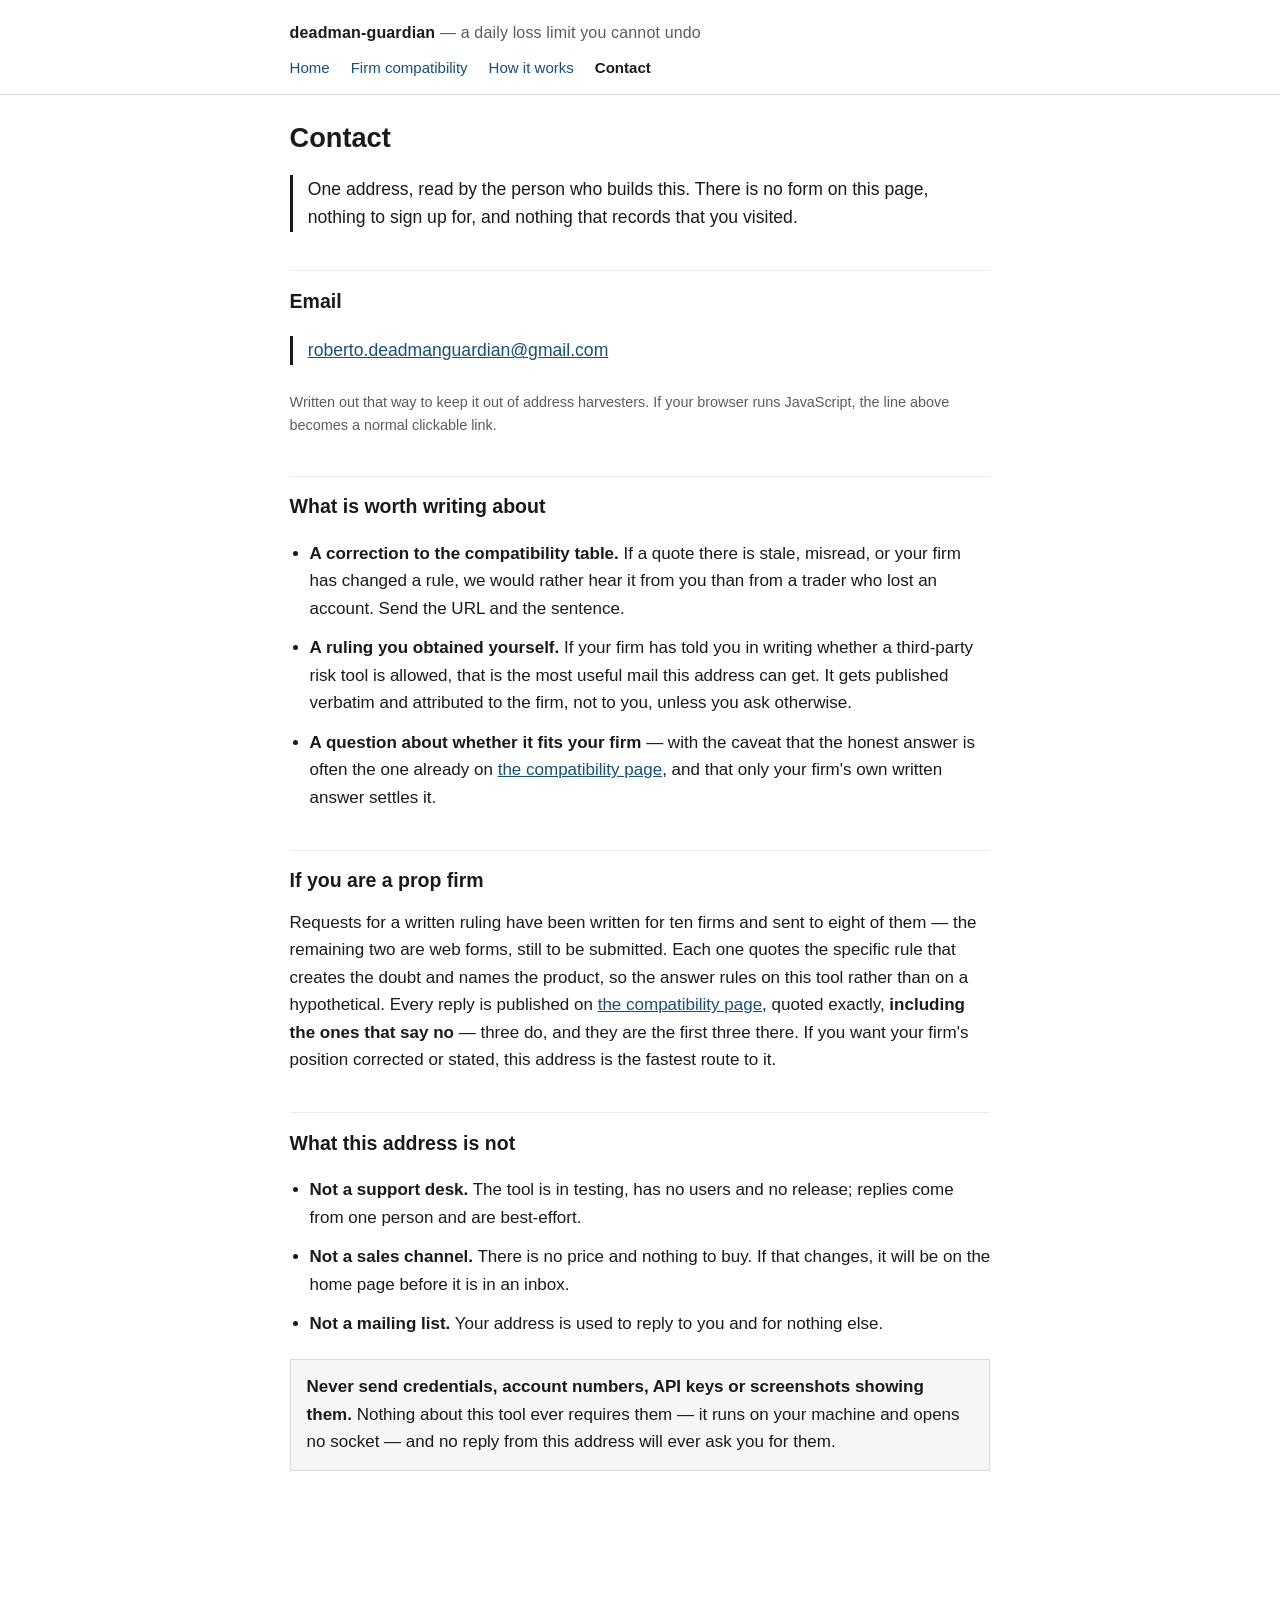
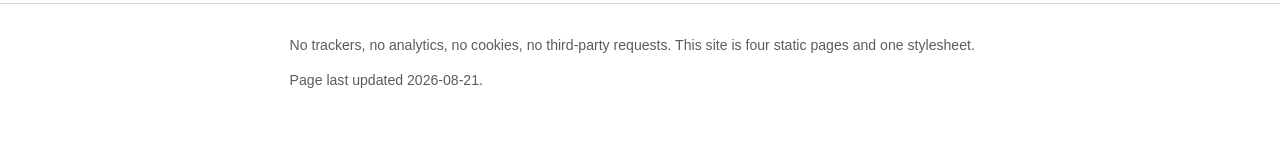
<file: contact.html>
<!doctype html>
<html lang="en">
<head>
<meta charset="utf-8">
<meta name="viewport" content="width=device-width, initial-scale=1">
<title>Contact — deadman-guardian</title>
<meta name="description" content="One email address. No form, no mailing list, no tracking.">
<link rel="icon" href="icon.svg" type="image/svg+xml">
<link rel="stylesheet" href="style.css">
</head>
<body>
<a class="skip" href="#main">Skip to content</a>

<header class="site">
  <div class="wrap">
    <a class="brand" href="./">deadman-guardian <span>— a daily loss limit you cannot undo</span></a>
    <nav>
      <a href="./">Home</a>
      <a href="compatibility.html">Firm compatibility</a>
      <a href="how-it-works.html">How it works</a>
      <a href="contact.html" aria-current="page">Contact</a>
    </nav>
  </div>
</header>

<main id="main" class="wrap">

<h1>Contact</h1>

<p class="lede">One address, read by the person who builds this. There is no form on this page, nothing to
sign up for, and nothing that records that you visited.</p>

<h2>Email</h2>

<p id="email-slot" class="lede">
  <span>roberto.deadmanguardian</span> [at] <span>gmail</span> [dot] <span>com</span>
</p>

<p class="small muted">Written out that way to keep it out of address harvesters. If your browser runs
JavaScript, the line above becomes a normal clickable link.</p>

<h2>What is worth writing about</h2>

<ul>
  <li><strong>A correction to the compatibility table.</strong> If a quote there is stale, misread, or your
  firm has changed a rule, we would rather hear it from you than from a trader who lost an account. Send the
  URL and the sentence.</li>
  <li><strong>A ruling you obtained yourself.</strong> If your firm has told you in writing whether a
  third-party risk tool is allowed, that is the most useful mail this address can get. It gets published
  verbatim and attributed to the firm, not to you, unless you ask otherwise.</li>
  <li><strong>A question about whether it fits your firm</strong> — with the caveat that the honest answer
  is often the one already on <a href="compatibility.html">the compatibility page</a>, and that only your
  firm's own written answer settles it.</li>
</ul>

<h2>If you are a prop firm</h2>

<p>Requests for a written ruling have been written for ten firms and sent to eight of them — the remaining
two are web forms, still to be submitted. Each one quotes the specific rule that creates the doubt and names
the product, so the answer rules on this tool rather than on a hypothetical.
Every reply is published on <a href="compatibility.html#rulings">the compatibility page</a>, quoted exactly,
<strong>including the ones that say no</strong> — three do, and they are the first three there. If you want
your firm's position corrected or stated, this address is the fastest route to it.</p>

<h2>What this address is not</h2>

<ul>
  <li><strong>Not a support desk.</strong> The tool is in testing, has no users and no release; replies come
  from one person and are best-effort.</li>
  <li><strong>Not a sales channel.</strong> There is no price and nothing to buy. If that changes, it will
  be on the home page before it is in an inbox.</li>
  <li><strong>Not a mailing list.</strong> Your address is used to reply to you and for nothing else.</li>
</ul>

<div class="note">
<p><strong>Never send credentials, account numbers, API keys or screenshots showing them.</strong> Nothing
about this tool ever requires them — it runs on your machine and opens no socket — and no reply from this
address will ever ask you for them.</p>
</div>

</main>

<footer class="site">
  <div class="wrap">
    <p>No trackers, no analytics, no cookies, no third-party requests. This site is four static pages and
    one stylesheet.</p>
    <p>Page last updated 2026-08-21.</p>
  </div>
</footer>

<script>
(function () {
  var slot = document.getElementById("email-slot");
  if (!slot) { return; }
  var user = ["roberto", "deadmanguardian"].join(".");
  var host = ["gmail", "com"].join(".");
  var addr = user + String.fromCharCode(64) + host;
  var a = document.createElement("a");
  a.href = "mai" + "lto:" + addr;
  a.textContent = addr;
  a.rel = "nofollow";
  slot.textContent = "";
  slot.appendChild(a);
})();
</script>

</body>
</html>
</file>
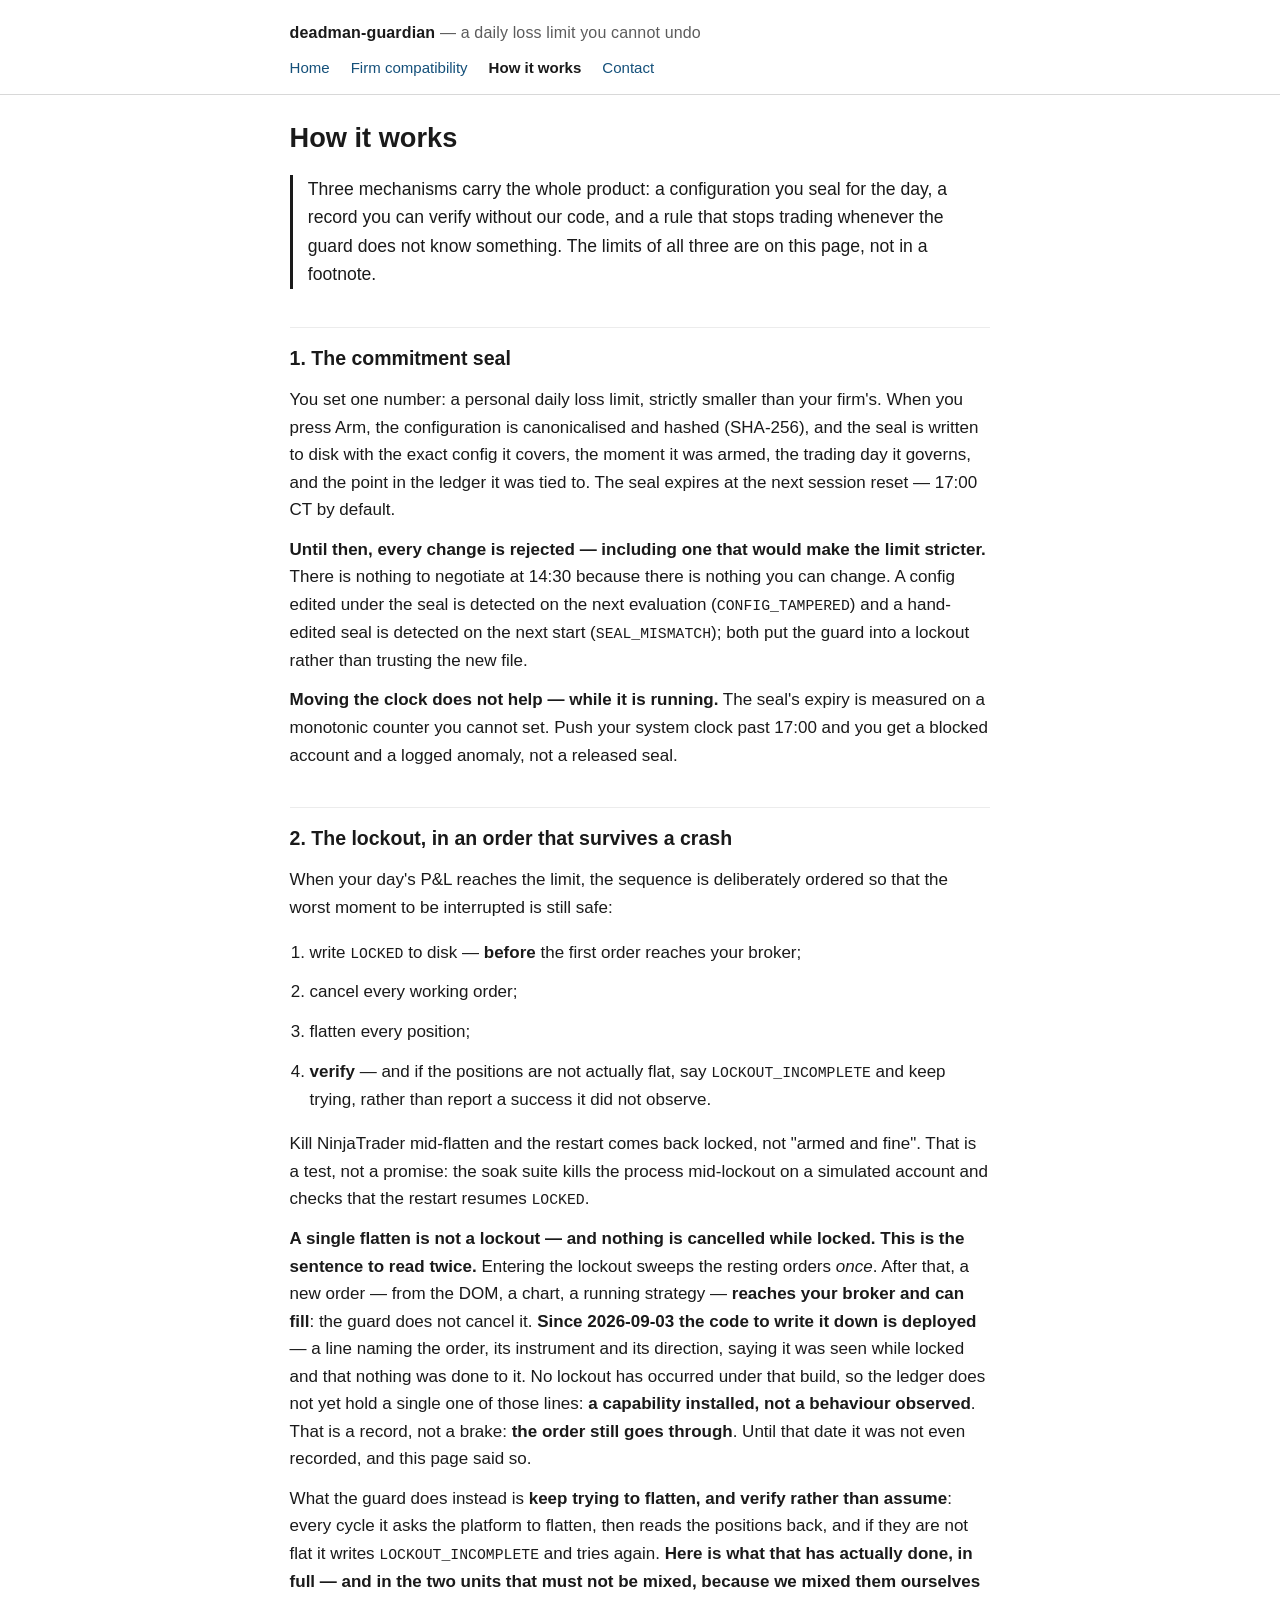
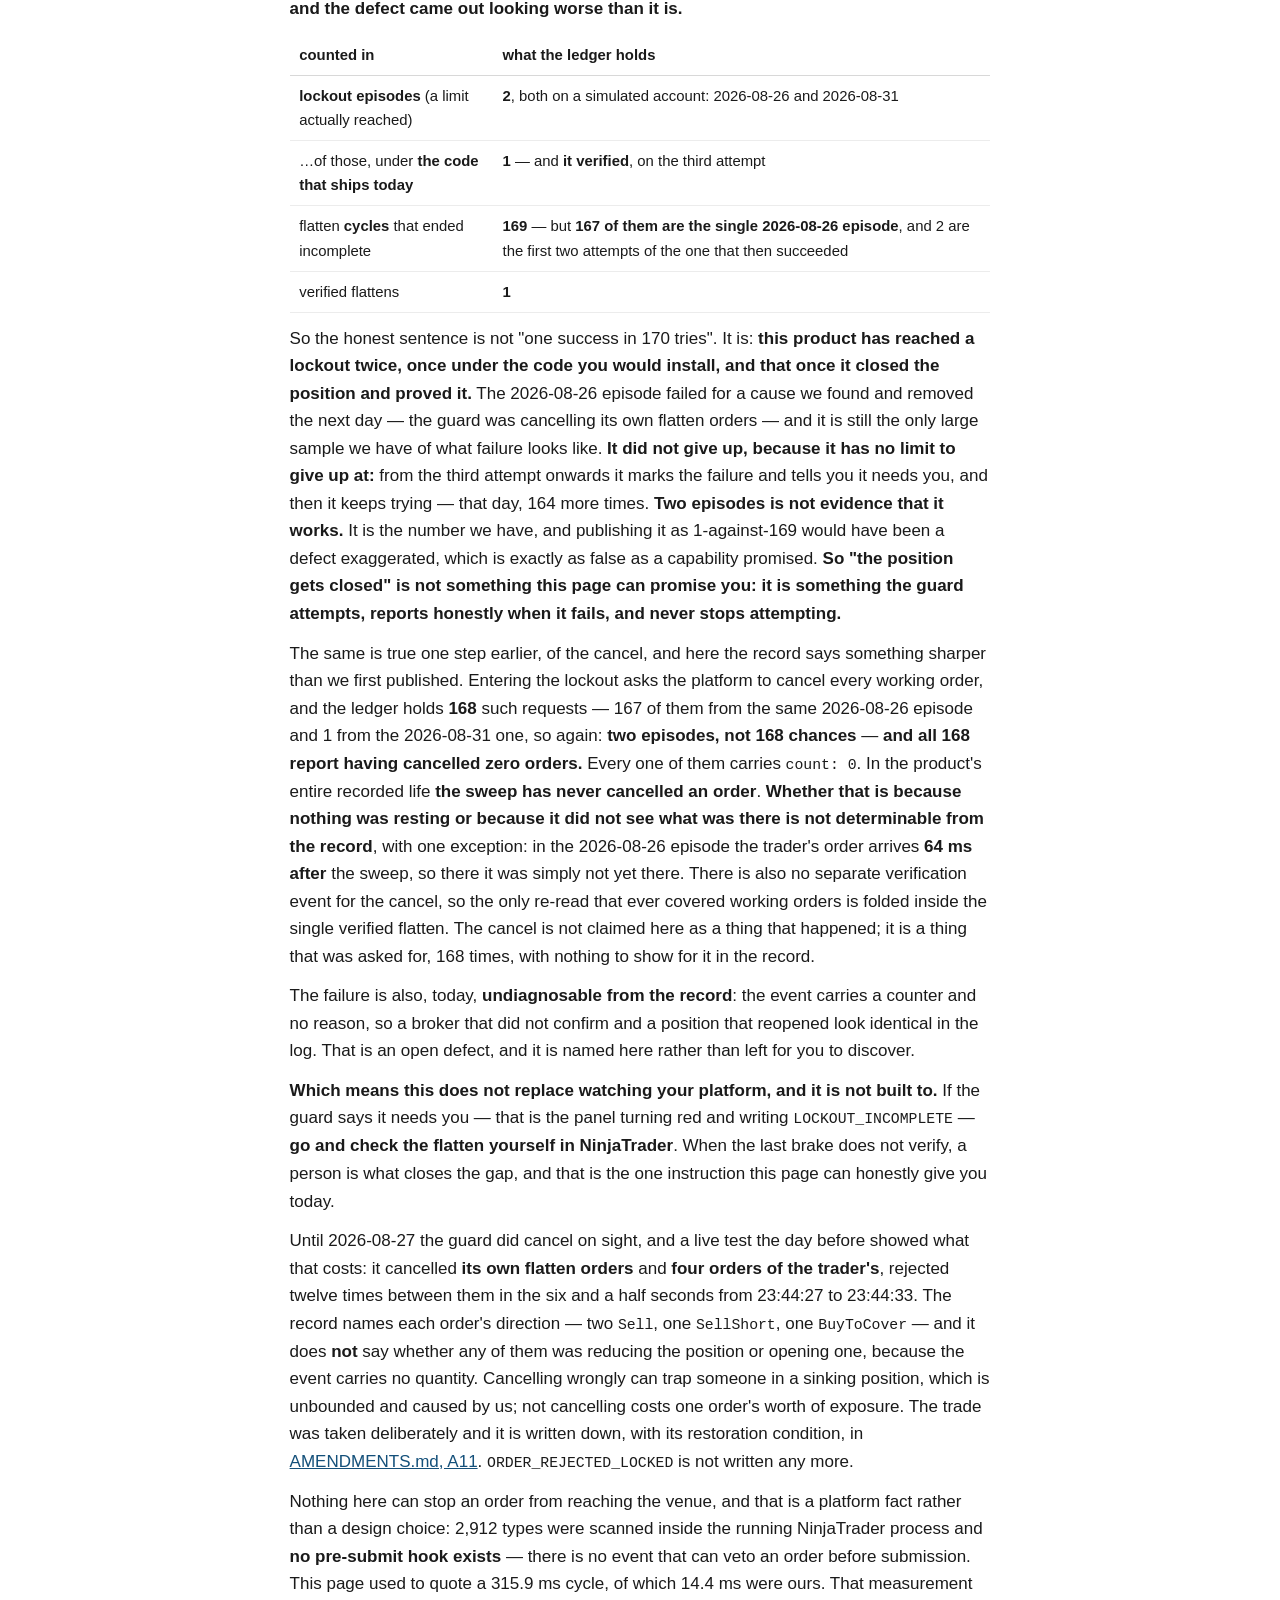
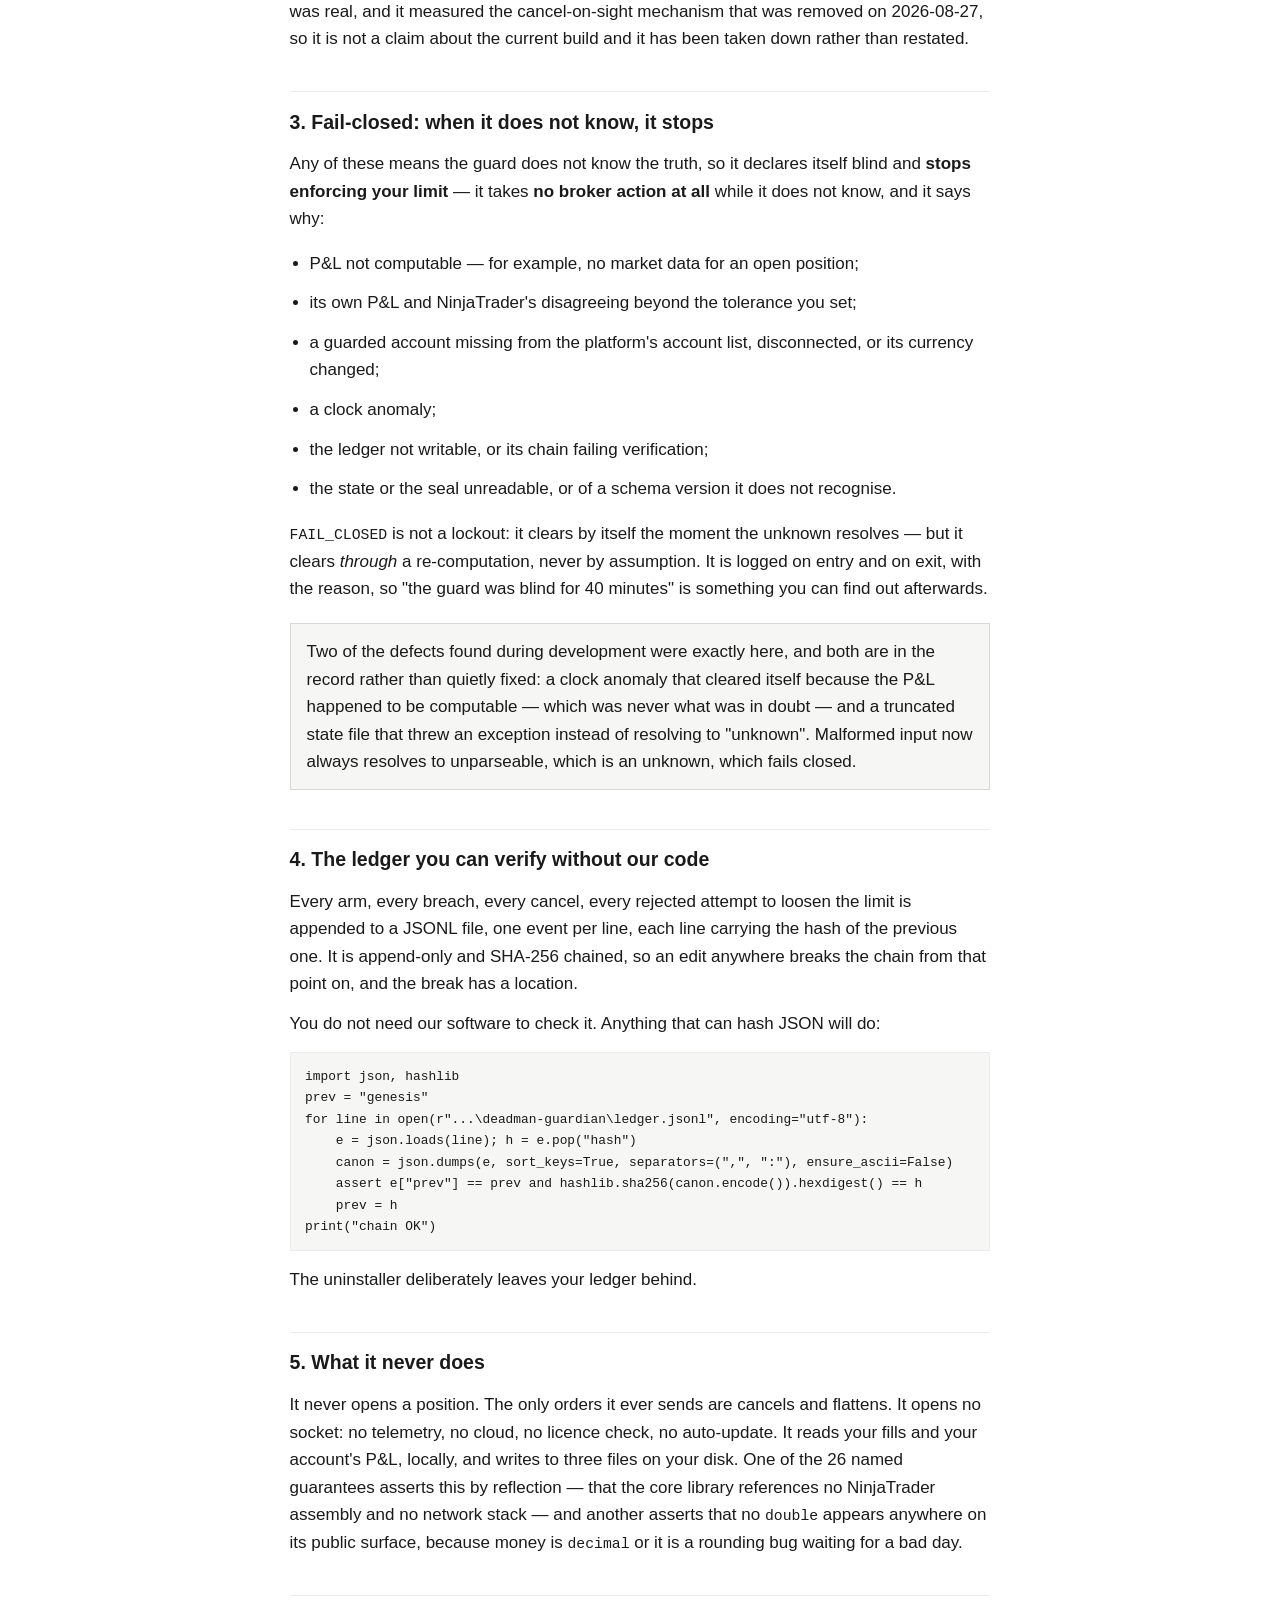
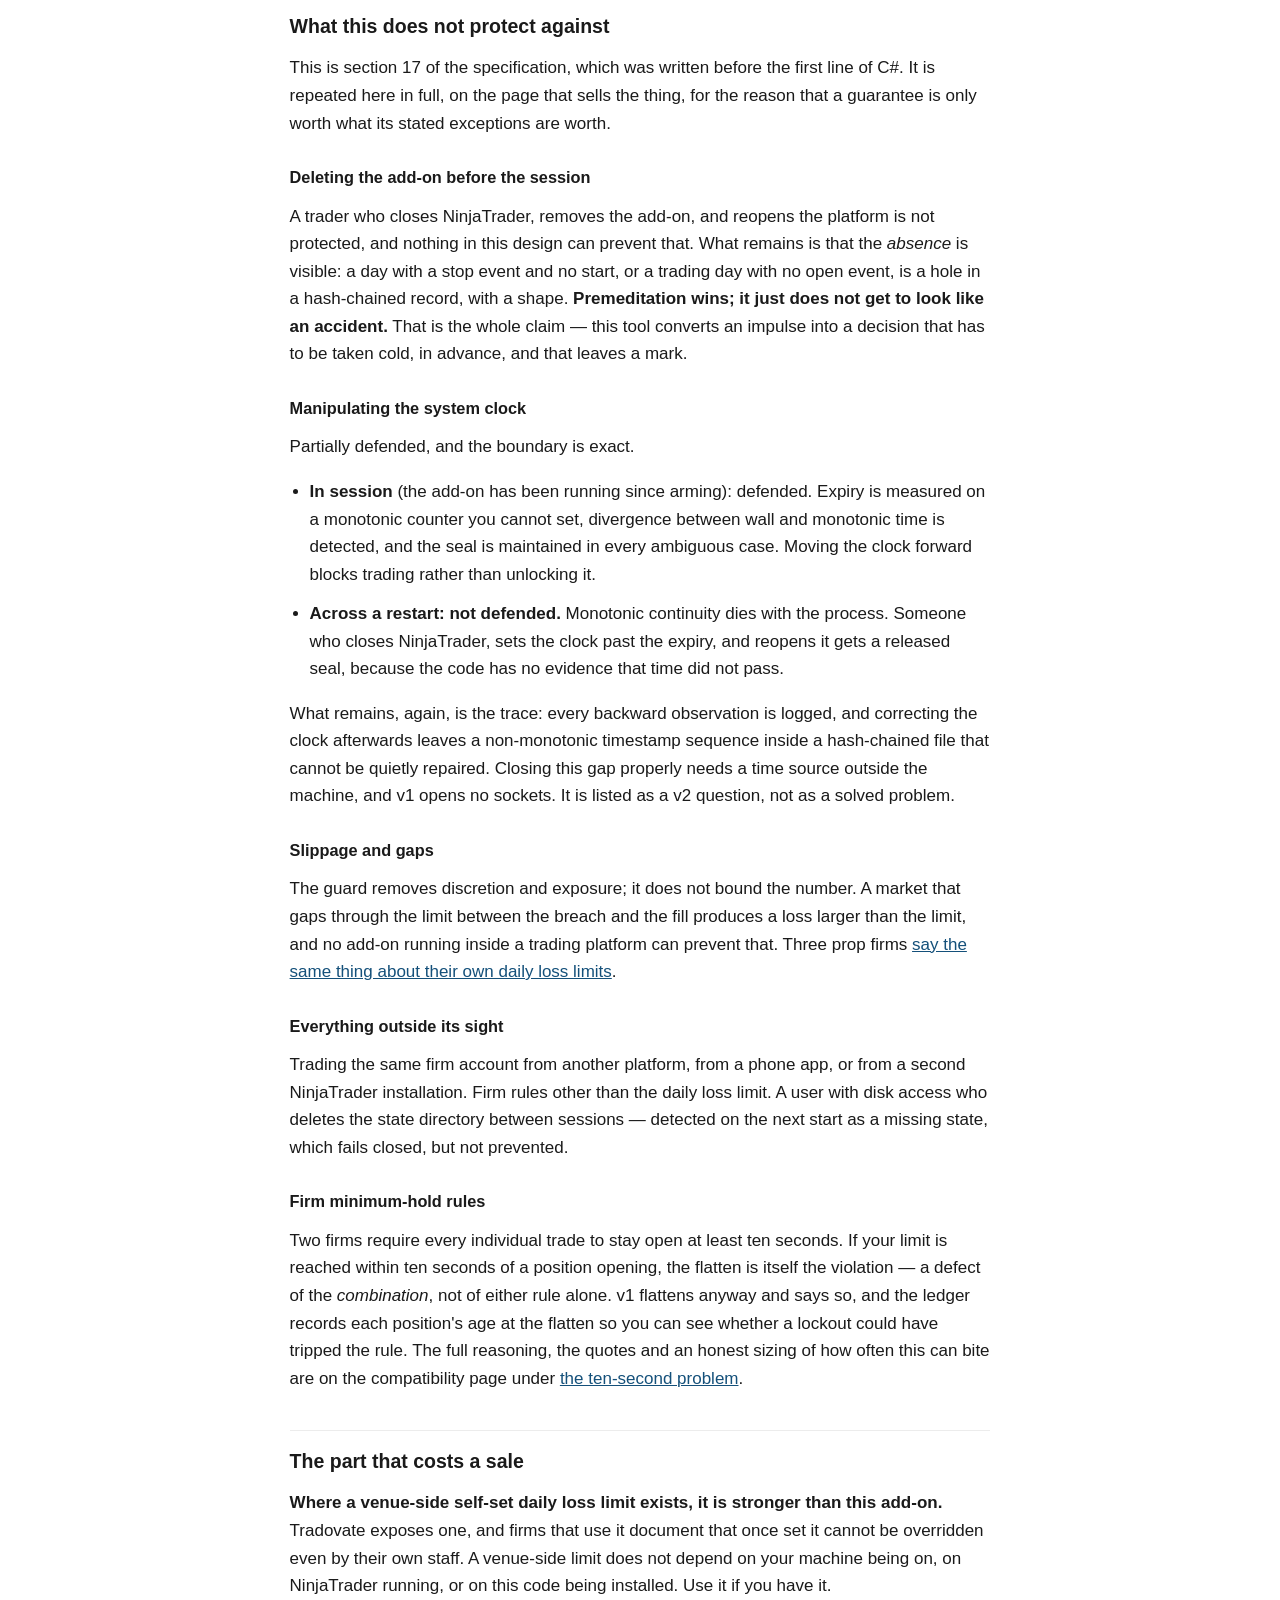
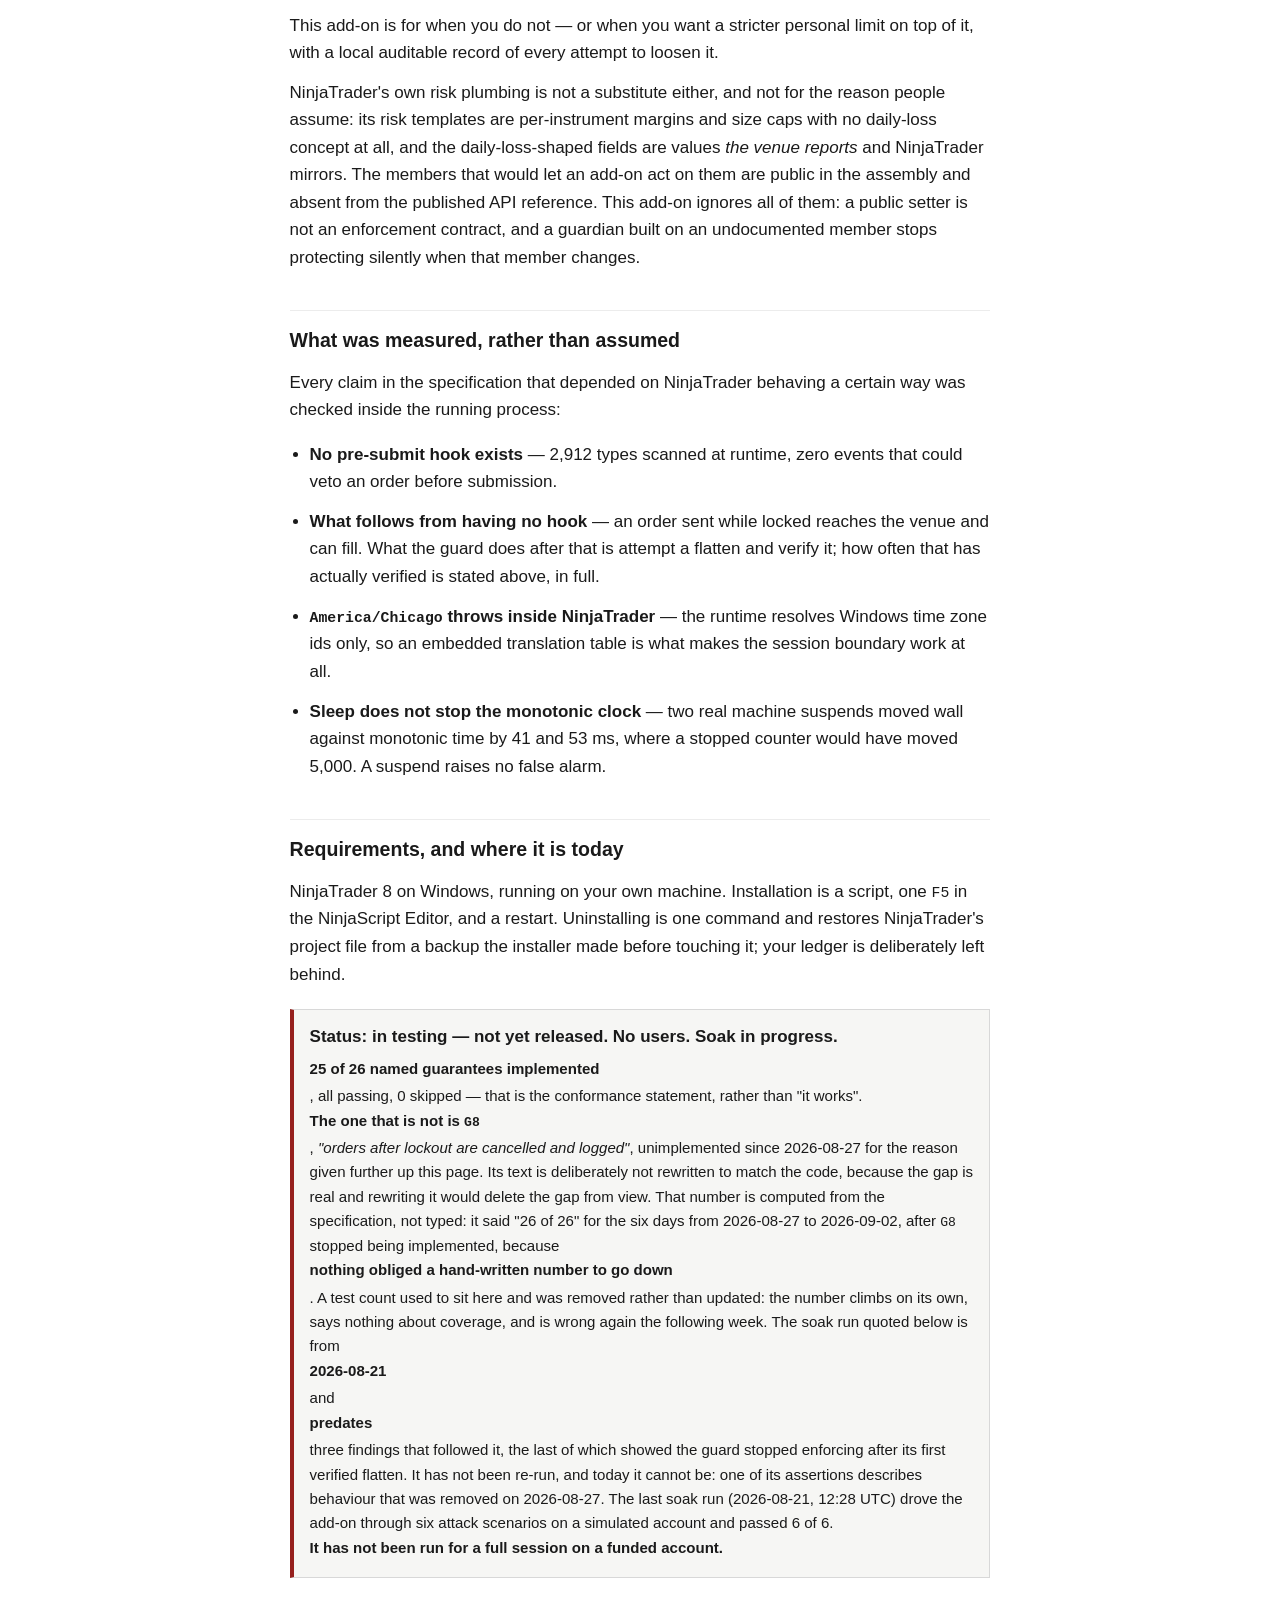
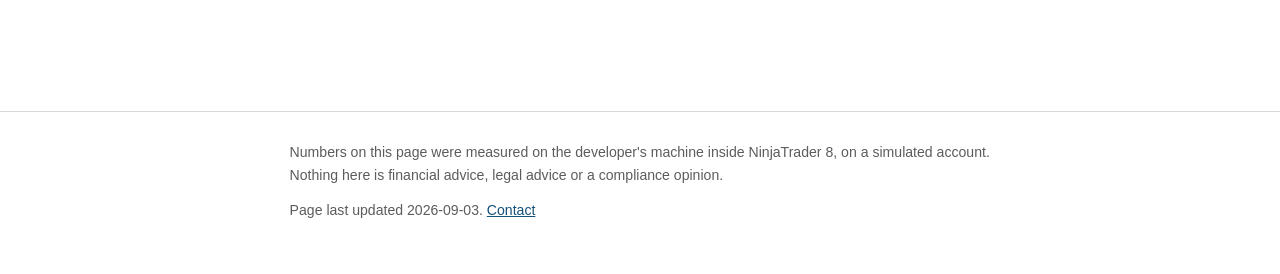
<file: how-it-works.html>
<!doctype html>
<html lang="en">
<head>
<meta charset="utf-8">
<meta name="viewport" content="width=device-width, initial-scale=1">
<title>How it works — deadman-guardian</title>
<meta name="description" content="The commitment seal, the verifiable ledger and the fail-closed rule — with the limits from specification §17 stated on the same page.">
<link rel="icon" href="icon.svg" type="image/svg+xml">
<link rel="stylesheet" href="style.css">
</head>
<body>
<a class="skip" href="#main">Skip to content</a>

<header class="site">
  <div class="wrap">
    <a class="brand" href="./">deadman-guardian <span>— a daily loss limit you cannot undo</span></a>
    <nav>
      <a href="./">Home</a>
      <a href="compatibility.html">Firm compatibility</a>
      <a href="how-it-works.html" aria-current="page">How it works</a>
      <a href="contact.html">Contact</a>
    </nav>
  </div>
</header>

<main id="main" class="wrap">

<h1>How it works</h1>

<p class="lede">Three mechanisms carry the whole product: a configuration you seal for the day, a record you
can verify without our code, and a rule that stops trading whenever the guard does not know something. The
limits of all three are on this page, not in a footnote.</p>

<h2>1. The commitment seal</h2>

<p>You set one number: a personal daily loss limit, strictly smaller than your firm's. When you press Arm,
the configuration is canonicalised and hashed (SHA-256), and the seal is written to disk with the exact
config it covers, the moment it was armed, the trading day it governs, and the point in the ledger it was
tied to. The seal expires at the next session reset — 17:00 CT by default.</p>

<p><strong>Until then, every change is rejected — including one that would make the limit stricter.</strong>
There is nothing to negotiate at 14:30 because there is nothing you can change. A config edited under the
seal is detected on the next evaluation (<code>CONFIG_TAMPERED</code>) and a hand-edited seal is detected on
the next start (<code>SEAL_MISMATCH</code>); both put the guard into a lockout rather than trusting the new
file.</p>

<p><strong>Moving the clock does not help — while it is running.</strong> The seal's expiry is measured on a
monotonic counter you cannot set. Push your system clock past 17:00 and you get a blocked account and a
logged anomaly, not a released seal.</p>

<h2>2. The lockout, in an order that survives a crash</h2>

<p>When your day's P&amp;L reaches the limit, the sequence is deliberately ordered so that the worst moment
to be interrupted is still safe:</p>

<ol>
  <li>write <code>LOCKED</code> to disk — <strong>before</strong> the first order reaches your broker;</li>
  <li>cancel every working order;</li>
  <li>flatten every position;</li>
  <li><strong>verify</strong> — and if the positions are not actually flat, say <code>LOCKOUT_INCOMPLETE</code>
  and keep trying, rather than report a success it did not observe.</li>
</ol>

<p>Kill NinjaTrader mid-flatten and the restart comes back locked, not "armed and fine". That is a test, not
a promise: the soak suite kills the process mid-lockout on a simulated account and checks that the restart
resumes <code>LOCKED</code>.</p>

<p><strong>A single flatten is not a lockout — and nothing is cancelled while locked. This is the
sentence to read twice.</strong> Entering the lockout sweeps the resting orders <em>once</em>. After
that, a new order — from the DOM, a chart, a running strategy — <strong>reaches your broker and can
fill</strong>: the guard does not cancel it. <strong>Since 2026-09-03 the code to write it down is deployed</strong> —
a line naming the order, its instrument and its direction, saying it was seen while locked and that
nothing was done to it. No lockout has occurred under that build, so the ledger does not yet hold a
single one of those lines: <strong>a capability installed, not a behaviour observed</strong>. That is a record, not a brake: <strong>the order still goes through</strong>.
Until that date it was not even recorded, and this page said so.</p>

<p>What the guard does instead is <strong>keep trying to flatten, and verify rather than assume</strong>:
every cycle it asks the platform to flatten, then reads the positions back, and if they are not flat it
writes <code>LOCKOUT_INCOMPLETE</code> and tries again. <strong>Here is what that has actually done, in
full — and in the two units that must not be mixed, because we mixed them ourselves and the defect came
out looking worse than it is.</strong></p>

<table>
  <tr><th>counted in</th><th>what the ledger holds</th></tr>
  <tr><td><strong>lockout episodes</strong> (a limit actually reached)</td><td><strong>2</strong>, both on
  a simulated account: 2026-08-26 and 2026-08-31</td></tr>
  <tr><td>…of those, under <strong>the code that ships today</strong></td><td><strong>1</strong> — and
  <strong>it verified</strong>, on the third attempt</td></tr>
  <tr><td>flatten <strong>cycles</strong> that ended incomplete</td><td><strong>169</strong> — but
  <strong>167 of them are the single 2026-08-26 episode</strong>, and 2 are the first two attempts of the
  one that then succeeded</td></tr>
  <tr><td>verified flattens</td><td><strong>1</strong></td></tr>
</table>

<p>So the honest sentence is not "one success in 170 tries". It is: <strong>this product has reached a
lockout twice, once under the code you would install, and that once it closed the position and proved
it.</strong> The 2026-08-26 episode failed for a cause we found and removed the next day — the guard was
cancelling its own flatten orders — and it is still the only large sample we have of what failure looks
like. <strong>It did not give up, because it has no limit to give up at:</strong> from the third attempt
onwards it marks the failure and tells you it needs you, and then it keeps trying — that day, 164 more
times. <strong>Two episodes is not evidence that it works.</strong> It is the number we have, and
publishing it as 1-against-169 would have been a defect exaggerated, which is exactly as false as a
capability promised. <strong>So "the position gets closed" is not something this page can
promise you: it is something the guard attempts, reports honestly when it fails, and never stops
attempting.</strong></p>

<p>The same is true one step earlier, of the cancel, and here the record says something sharper than we
first published. Entering the lockout asks the platform to cancel every working order, and the ledger holds
<strong>168</strong> such requests — 167 of them from the same 2026-08-26 episode and 1 from the 2026-08-31
one, so again: <strong>two episodes, not 168 chances</strong> — <strong>and all 168 report having cancelled
zero orders.</strong> Every one of them carries <code>count: 0</code>. In the product's entire recorded life
<strong>the sweep has never cancelled an order</strong>. <strong>Whether that is because nothing was resting or because it did not see
what was there is not determinable from the record</strong>, with one exception: in the 2026-08-26 episode
the trader's order arrives <strong>64 ms after</strong> the sweep, so there it was simply not yet there.
There is also no separate verification event for the cancel, so the only re-read that ever covered working
orders is folded inside the single verified flatten. The cancel is not claimed here as a thing that
happened; it is a thing that was asked for, 168 times, with nothing to show for it in the record.</p>

<p>The failure is also, today, <strong>undiagnosable from the record</strong>: the event carries a
counter and no reason, so a broker that did not confirm and a position that reopened look identical in
the log. That is an open defect, and it is named here rather than left for you to discover.</p>

<p><strong>Which means this does not replace watching your platform, and it is not built to.</strong>
If the guard says it needs you — that is the panel turning red and writing
<code>LOCKOUT_INCOMPLETE</code> — <strong>go and check the flatten yourself in NinjaTrader</strong>.
When the last brake does not verify, a person is what closes the gap, and that is the one instruction
this page can honestly give you today.</p>

<p>Until 2026-08-27 the guard did cancel on sight, and a live test the day before showed what that costs:
it cancelled <strong>its own flatten orders</strong> and <strong>four orders of the trader's</strong>,
rejected twelve times between them in the six and a half seconds from 23:44:27 to 23:44:33. The record
names each order's direction — two <code>Sell</code>, one <code>SellShort</code>, one
<code>BuyToCover</code> — and it does <strong>not</strong> say whether any of them was reducing the
position or opening one, because the event carries no quantity. Cancelling wrongly can trap someone in a
sinking position, which is unbounded and caused by us; not cancelling costs one order's worth of
exposure. The trade was taken
deliberately and it is written down, with its restoration condition, in <a
href="https://github.com/Roberto9210/deadman-guardian/blob/main/AMENDMENTS.md">AMENDMENTS.md, A11</a>.
<code>ORDER_REJECTED_LOCKED</code> is not written any more.</p>

<p>Nothing here can stop an order from reaching the venue, and that is a platform fact rather than a
design choice: 2,912 types were scanned inside the running NinjaTrader process and <strong>no
pre-submit hook exists</strong> — there is no event that can veto an order before submission. This page
used to quote a 315.9 ms cycle, of which 14.4 ms were ours. That measurement was real, and it measured
the cancel-on-sight mechanism that was removed on 2026-08-27, so it is not a claim about the current
build and it has been taken down rather than restated.</p>

<h2>3. Fail-closed: when it does not know, it stops</h2>

<p>Any of these means the guard does not know the truth, so it declares itself blind and <strong>stops
enforcing your limit</strong> — it takes <strong>no broker action at all</strong> while it does not know,
and it says why:</p>

<ul>
  <li>P&amp;L not computable — for example, no market data for an open position;</li>
  <li>its own P&amp;L and NinjaTrader's disagreeing beyond the tolerance you set;</li>
  <li>a guarded account missing from the platform's account list, disconnected, or its currency changed;</li>
  <li>a clock anomaly;</li>
  <li>the ledger not writable, or its chain failing verification;</li>
  <li>the state or the seal unreadable, or of a schema version it does not recognise.</li>
</ul>

<p><code>FAIL_CLOSED</code> is not a lockout: it clears by itself the moment the unknown resolves — but it
clears <em>through</em> a re-computation, never by assumption. It is logged on entry and on exit, with the
reason, so "the guard was blind for 40 minutes" is something you can find out afterwards.</p>

<div class="note">
<p>Two of the defects found during development were exactly here, and both are in the record rather than
quietly fixed: a clock anomaly that cleared itself because the P&amp;L happened to be computable — which was
never what was in doubt — and a truncated state file that threw an exception instead of resolving to
"unknown". Malformed input now always resolves to unparseable, which is an unknown, which fails closed.</p>
</div>

<h2>4. The ledger you can verify without our code</h2>

<p>Every arm, every breach, every cancel, every rejected attempt to loosen the limit is appended to a
JSONL file, one event per line, each line carrying the hash of the previous one. It is append-only and
SHA-256 chained, so an edit anywhere breaks the chain from that point on, and the break has a location.</p>

<p>You do not need our software to check it. Anything that can hash JSON will do:</p>

<pre><code>import json, hashlib
prev = "genesis"
for line in open(r"...\deadman-guardian\ledger.jsonl", encoding="utf-8"):
    e = json.loads(line); h = e.pop("hash")
    canon = json.dumps(e, sort_keys=True, separators=(",", ":"), ensure_ascii=False)
    assert e["prev"] == prev and hashlib.sha256(canon.encode()).hexdigest() == h
    prev = h
print("chain OK")</code></pre>

<p>The uninstaller deliberately leaves your ledger behind.</p>

<h2>5. What it never does</h2>

<p>It never opens a position. The only orders it ever sends are cancels and flattens. It opens no socket:
no telemetry, no cloud, no licence check, no auto-update. It reads your fills and your account's P&amp;L,
locally, and writes to three files on your disk. One of the 26 named guarantees asserts this by reflection —
that the core library references no NinjaTrader assembly and no network stack — and another asserts that no
<code>double</code> appears anywhere on its public surface, because money is <code>decimal</code> or it is a
rounding bug waiting for a bad day.</p>

<h2 id="limits">What this does not protect against</h2>

<p>This is section 17 of the specification, which was written before the first line of C#. It is repeated
here in full, on the page that sells the thing, for the reason that a guarantee is only worth what its
stated exceptions are worth.</p>

<h3>Deleting the add-on before the session</h3>
<p>A trader who closes NinjaTrader, removes the add-on, and reopens the platform is not protected, and
nothing in this design can prevent that. What remains is that the <em>absence</em> is visible: a day with a
stop event and no start, or a trading day with no open event, is a hole in a hash-chained record, with a
shape. <strong>Premeditation wins; it just does not get to look like an accident.</strong> That is the whole
claim — this tool converts an impulse into a decision that has to be taken cold, in advance, and that leaves
a mark.</p>

<h3>Manipulating the system clock</h3>
<p>Partially defended, and the boundary is exact.</p>
<ul>
  <li><strong>In session</strong> (the add-on has been running since arming): defended. Expiry is measured on
  a monotonic counter you cannot set, divergence between wall and monotonic time is detected, and the seal is
  maintained in every ambiguous case. Moving the clock forward blocks trading rather than unlocking it.</li>
  <li><strong>Across a restart: not defended.</strong> Monotonic continuity dies with the process. Someone
  who closes NinjaTrader, sets the clock past the expiry, and reopens it gets a released seal, because the
  code has no evidence that time did not pass.</li>
</ul>
<p>What remains, again, is the trace: every backward observation is logged, and correcting the clock
afterwards leaves a non-monotonic timestamp sequence inside a hash-chained file that cannot be quietly
repaired. Closing this gap properly needs a time source outside the machine, and v1 opens no sockets. It is
listed as a v2 question, not as a solved problem.</p>

<h3>Slippage and gaps</h3>
<p>The guard removes discretion and exposure; it does not bound the number. A market that gaps through the
limit between the breach and the fill produces a loss larger than the limit, and no add-on running inside a
trading platform can prevent that. Three prop firms
<a href="compatibility.html#dll">say the same thing about their own daily loss limits</a>.</p>

<h3>Everything outside its sight</h3>
<p>Trading the same firm account from another platform, from a phone app, or from a second NinjaTrader
installation. Firm rules other than the daily loss limit. A user with disk access who deletes the state
directory between sessions — detected on the next start as a missing state, which fails closed, but not
prevented.</p>

<h3>Firm minimum-hold rules</h3>
<p>Two firms require every individual trade to stay open at least ten seconds. If your limit is reached
within ten seconds of a position opening, the flatten is itself the violation — a defect of the
<em>combination</em>, not of either rule alone. v1 flattens anyway and says so, and the ledger records each
position's age at the flatten so you can see whether a lockout could have tripped the rule. The full
reasoning, the quotes and an honest sizing of how often this can bite are on the compatibility page under
<a href="compatibility.html#ten-seconds">the ten-second problem</a>.</p>

<h2>The part that costs a sale</h2>

<p><strong>Where a venue-side self-set daily loss limit exists, it is stronger than this add-on.</strong>
Tradovate exposes one, and firms that use it document that once set it cannot be overridden even by their
own staff. A venue-side limit does not depend on your machine being on, on NinjaTrader running, or on this
code being installed. Use it if you have it.</p>

<p>This add-on is for when you do not — or when you want a stricter personal limit on top of it, with a
local auditable record of every attempt to loosen it.</p>

<p>NinjaTrader's own risk plumbing is not a substitute either, and not for the reason people assume: its
risk templates are per-instrument margins and size caps with no daily-loss concept at all, and the
daily-loss-shaped fields are values <em>the venue reports</em> and NinjaTrader mirrors. The members that
would let an add-on act on them are public in the assembly and absent from the published API reference. This
add-on ignores all of them: a public setter is not an enforcement contract, and a guardian built on an
undocumented member stops protecting silently when that member changes.</p>

<h2>What was measured, rather than assumed</h2>

<p>Every claim in the specification that depended on NinjaTrader behaving a certain way was checked inside
the running process:</p>

<ul>
  <li><strong>No pre-submit hook exists</strong> — 2,912 types scanned at runtime, zero events that could
  veto an order before submission.</li>
  <li><strong>What follows from having no hook</strong> — an order sent while locked reaches the venue
  and can fill. What the guard does after that is attempt a flatten and verify it; how often that has
  actually verified is stated above, in full.</li>
  <li><strong><code>America/Chicago</code> throws inside NinjaTrader</strong> — the runtime resolves Windows
  time zone ids only, so an embedded translation table is what makes the session boundary work at all.</li>
  <li><strong>Sleep does not stop the monotonic clock</strong> — two real machine suspends moved wall
  against monotonic time by 41 and 53 ms, where a stopped counter would have moved 5,000. A suspend raises no
  false alarm.</li>
</ul>

<h2>Requirements, and where it is today</h2>

<p>NinjaTrader 8 on Windows, running on your own machine. Installation is a script, one <code>F5</code> in
the NinjaScript Editor, and a restart. Uninstalling is one command and restores NinjaTrader's project file
from a backup the installer made before touching it; your ledger is deliberately left behind.</p>

<div class="status">
  <strong>Status: in testing — not yet released. No users. Soak in progress.</strong>
  <p><strong>25 of 26 named guarantees implemented</strong>, all passing, 0 skipped — that is the
  conformance statement, rather than "it works". <strong>The one that is not is <code>G8</code></strong>,
  <em>"orders after lockout are cancelled and logged"</em>, unimplemented since 2026-08-27 for the reason
  given further up this page. Its text is deliberately not rewritten to match the code, because the gap is
  real and rewriting it would delete the gap from view. That number is computed from the specification, not
  typed: it said "26 of 26" for the six days from 2026-08-27 to 2026-09-02, after <code>G8</code> stopped
  being implemented, because <strong>nothing obliged a hand-written number to go down</strong>. A test
  count used to sit here and was removed rather than updated:
  the number climbs on its own, says nothing about coverage, and is wrong again the following week. The
  soak run quoted below is from <strong>2026-08-21</strong> and <strong>predates</strong> three findings
  that followed it, the last of which showed the guard stopped enforcing after its first verified
  flatten. It has not been re-run, and today it cannot be: one of its assertions describes behaviour
  that was removed on 2026-08-27. The last soak run (2026-08-21, 12:28 UTC) drove the add-on
  through six attack scenarios on a simulated account and passed 6 of 6. <strong>It has not been run for a
  full session on a funded account.</strong></p>
</div>

</main>

<footer class="site">
  <div class="wrap">
    <p>Numbers on this page were measured on the developer's machine inside NinjaTrader 8, on a simulated
    account. Nothing here is financial advice, legal advice or a compliance opinion.</p>
    <p>Page last updated 2026-09-03. <a href="contact.html">Contact</a></p>
  </div>
</footer>

</body>
</html>
</file>
<file: style.css>
/* deadman-guardian site — one stylesheet, no fonts loaded, no third-party requests. */

:root {
  --bg: #ffffff;
  --fg: #1a1a1a;
  --muted: #5c5c5c;
  --rule: #d8d8d8;
  --rule-soft: #ececec;
  --link: #14507a;
  --quote-bar: #b9b9b9;
  --band: #f6f6f4;
  --yes: #1f6b3a;
  --no: #96201d;
  --wait: #7a5a12;
  --route: #1a4f7a;
}

@media (prefers-color-scheme: dark) {
  :root {
    --bg: #16181a;
    --fg: #e6e6e4;
    --muted: #a2a5a8;
    --rule: #34383c;
    --rule-soft: #26292c;
    --link: #7cb7e0;
    --quote-bar: #4a4f54;
    --band: #1d2023;
    --yes: #7fc79a;
    --no: #e88b88;
    --wait: #d8b662;
    --route: #8fb9dc;
  }
}

* { box-sizing: border-box; }

html { -webkit-text-size-adjust: 100%; }

body {
  margin: 0;
  background: var(--bg);
  color: var(--fg);
  font-family: -apple-system, BlinkMacSystemFont, "Segoe UI", Roboto, "Helvetica Neue", Arial, sans-serif;
  font-size: 17px;
  line-height: 1.62;
}

.wrap {
  max-width: 46rem;
  margin: 0 auto;
  padding: 0 1.1rem 4rem;
}

.wrap.wide { max-width: 64rem; }

/* ---- header / nav ---- */

header.site {
  border-bottom: 1px solid var(--rule);
  margin-bottom: 1.6rem;
}

header.site .wrap { padding-top: 1.2rem; padding-bottom: 0.9rem; }

.brand {
  font-size: 1rem;
  font-weight: 600;
  letter-spacing: 0.01em;
  text-decoration: none;
  color: var(--fg);
}

.brand span { color: var(--muted); font-weight: 400; }

nav {
  margin-top: 0.55rem;
  font-size: 0.94rem;
}

nav a {
  margin-right: 1.05rem;
  color: var(--link);
  text-decoration: none;
}

nav a:hover { text-decoration: underline; }
nav a[aria-current="page"] { color: var(--fg); font-weight: 600; }

/* ---- text ---- */

h1 {
  font-size: 1.7rem;
  line-height: 1.28;
  margin: 1.4rem 0 0.9rem;
  font-weight: 650;
}

h2 {
  font-size: 1.22rem;
  margin: 2.4rem 0 0.7rem;
  padding-top: 0.9rem;
  border-top: 1px solid var(--rule-soft);
  font-weight: 650;
}

h3 {
  font-size: 1.02rem;
  margin: 1.7rem 0 0.4rem;
  font-weight: 650;
}

p, li { margin: 0.75rem 0; }
ul, ol { padding-left: 1.25rem; }

a { color: var(--link); }

.lede {
  font-size: 1.1rem;
  border-left: 3px solid var(--fg);
  padding-left: 0.95rem;
  margin: 1.2rem 0 1.6rem;
}

.muted { color: var(--muted); }
.small { font-size: 0.9rem; }

blockquote {
  margin: 0.85rem 0;
  padding: 0.1rem 0 0.1rem 0.95rem;
  border-left: 3px solid var(--quote-bar);
  color: var(--fg);
}

blockquote p { margin: 0.45rem 0; }

cite {
  display: block;
  font-style: normal;
  font-size: 0.88rem;
  color: var(--muted);
  margin-top: 0.3rem;
}

code, pre {
  font-family: ui-monospace, SFMono-Regular, Menlo, Consolas, "Liberation Mono", monospace;
  font-size: 0.87em;
}

pre {
  background: var(--band);
  border: 1px solid var(--rule-soft);
  padding: 0.8rem 0.9rem;
  overflow-x: auto;
  line-height: 1.45;
}

/* ---- status banner ---- */

.status {
  border: 1px solid var(--rule);
  border-left: 4px solid var(--no);
  background: var(--band);
  padding: 0.85rem 1rem;
  margin: 1.3rem 0;
}

.status strong { display: block; margin-bottom: 0.2rem; }
.status p { margin: 0.35rem 0 0; font-size: 0.94rem; }

.note {
  border: 1px solid var(--rule);
  background: var(--band);
  padding: 0.85rem 1rem;
  margin: 1.3rem 0;
}

.note p:first-child { margin-top: 0; }
.note p:last-child { margin-bottom: 0; }

/* ---- tables ---- */

.tablewrap { overflow-x: auto; margin: 1.1rem 0; }

table {
  border-collapse: collapse;
  width: 100%;
  font-size: 0.93rem;
}

th, td {
  text-align: left;
  vertical-align: top;
  padding: 0.5rem 0.6rem;
  border-bottom: 1px solid var(--rule-soft);
}

th {
  border-bottom: 1px solid var(--rule);
  font-weight: 650;
  white-space: nowrap;
}

/* ---- verdict labels ---- */

.v { font-weight: 650; white-space: nowrap; }
.v-yes { color: var(--yes); }
.v-no { color: var(--no); }
.v-wait { color: var(--wait); }
.v-route { color: var(--route); }

.firm {
  border-top: 1px solid var(--rule-soft);
  padding-top: 1.1rem;
  margin-top: 1.9rem;
}

.firm h3 { margin-top: 0; }

.tag {
  display: inline-block;
  font-size: 0.78rem;
  letter-spacing: 0.04em;
  text-transform: uppercase;
  border: 1px solid var(--rule);
  padding: 0.05rem 0.4rem;
  margin-left: 0.35rem;
  color: var(--muted);
  vertical-align: 0.1em;
  white-space: nowrap;
}

.tag-written { border-color: var(--no); color: var(--no); }

/* ---- footer ---- */

footer.site {
  border-top: 1px solid var(--rule);
  margin-top: 3rem;
  font-size: 0.88rem;
  color: var(--muted);
}

footer.site .wrap { padding-top: 1.1rem; padding-bottom: 2.5rem; }
footer.site a { color: var(--link); }

.skip {
  position: absolute;
  left: -9999px;
}
.skip:focus {
  left: 0.5rem;
  top: 0.5rem;
  background: var(--bg);
  padding: 0.4rem 0.6rem;
  border: 1px solid var(--fg);
  z-index: 2;
}

@media (max-width: 480px) {
  body { font-size: 16px; }
  h1 { font-size: 1.45rem; }
  .lede { font-size: 1.02rem; }
}

.why {
  border-left: 3px solid var(--rule);
  padding-left: 0.95rem;
  margin: 1.3rem 0 1.6rem;
  font-size: 0.97rem;
}

.why .small { display: inline-block; margin-top: 0.35rem; }

/* Wide tables collapse into stacked rows on a phone, instead of crushing columns. */
@media (max-width: 620px) {
  table.stack thead { display: none; }
  table.stack tr {
    display: block;
    padding: 0.6rem 0;
    border-bottom: 1px solid var(--rule);
  }
  table.stack td {
    display: block;
    border: 0;
    padding: 0.1rem 0;
  }
  table.stack td::before {
    content: attr(data-label) ": ";
    color: var(--muted);
    font-size: 0.86em;
  }
  table.stack td:first-child {
    font-size: 1.02rem;
    font-weight: 650;
    padding-bottom: 0.25rem;
  }
  table.stack td:first-child::before { content: none; }
  .tablewrap { overflow-x: visible; }
}
</file>
